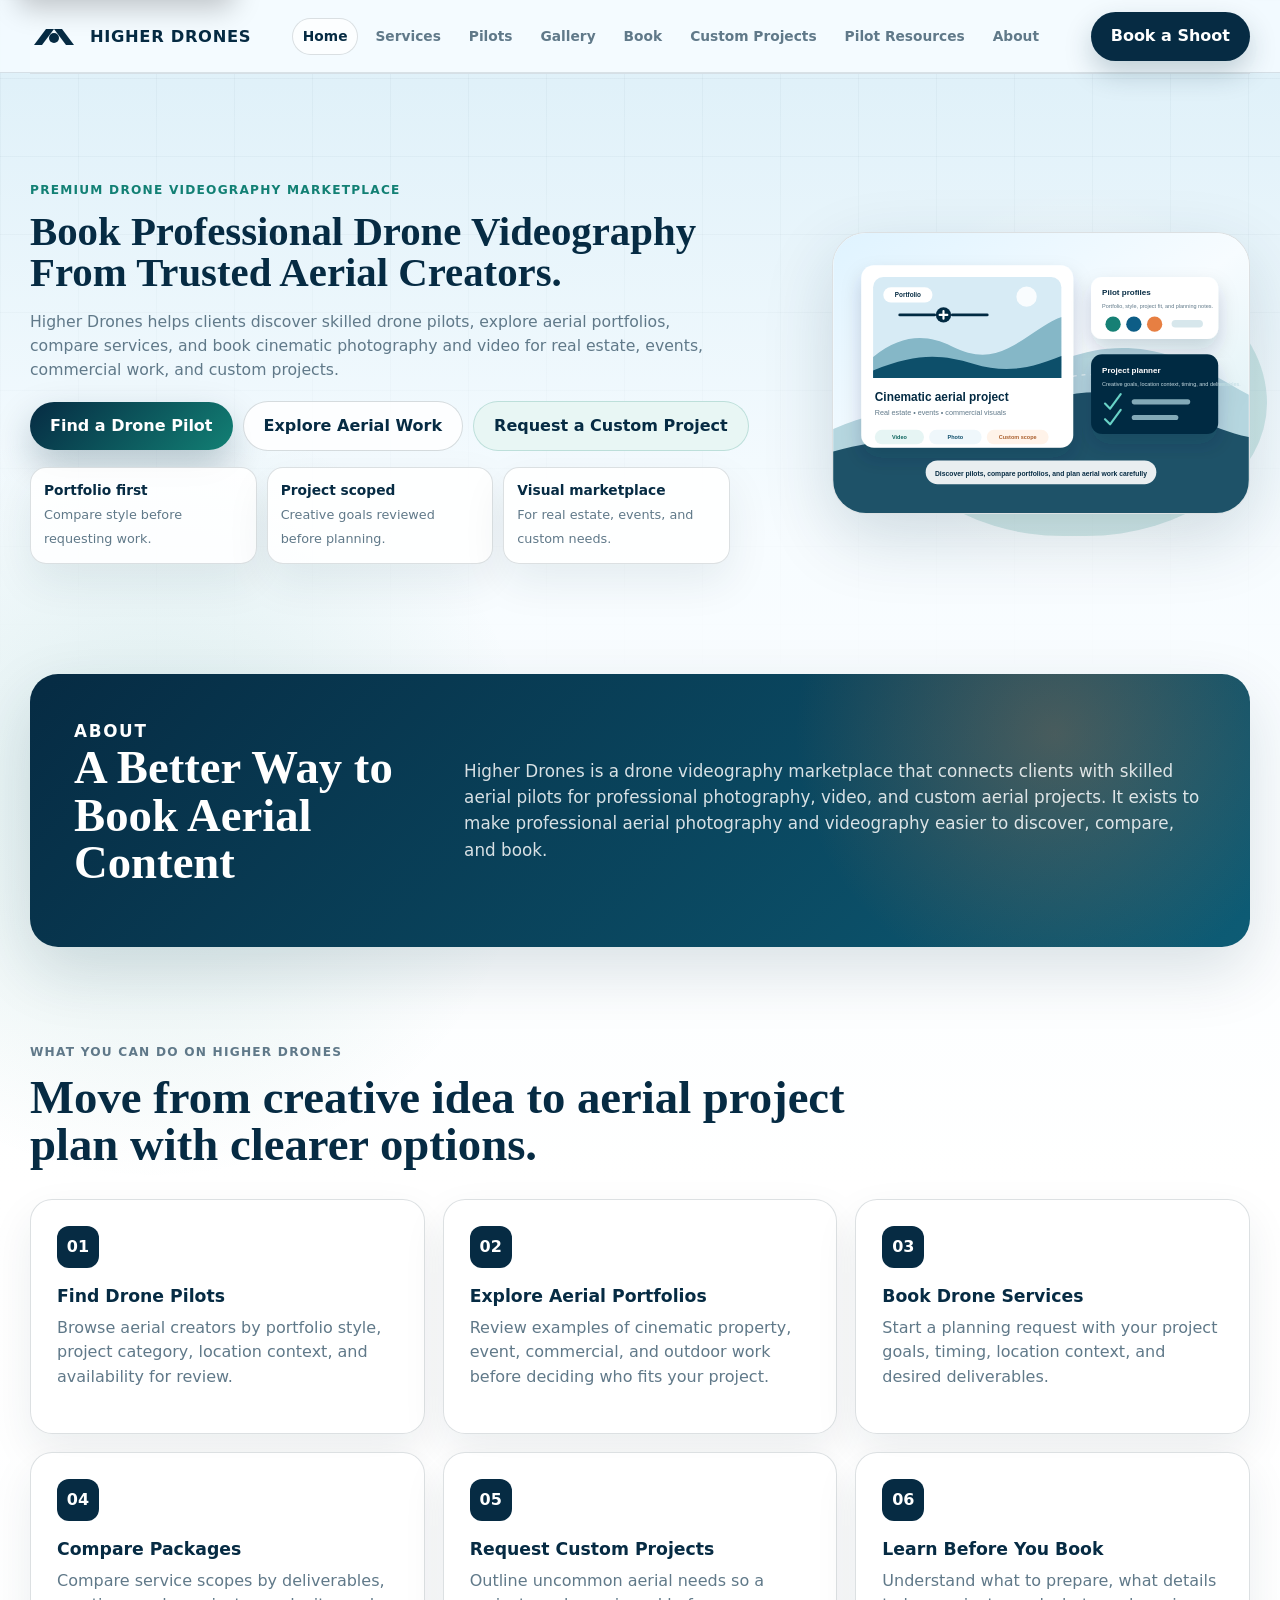
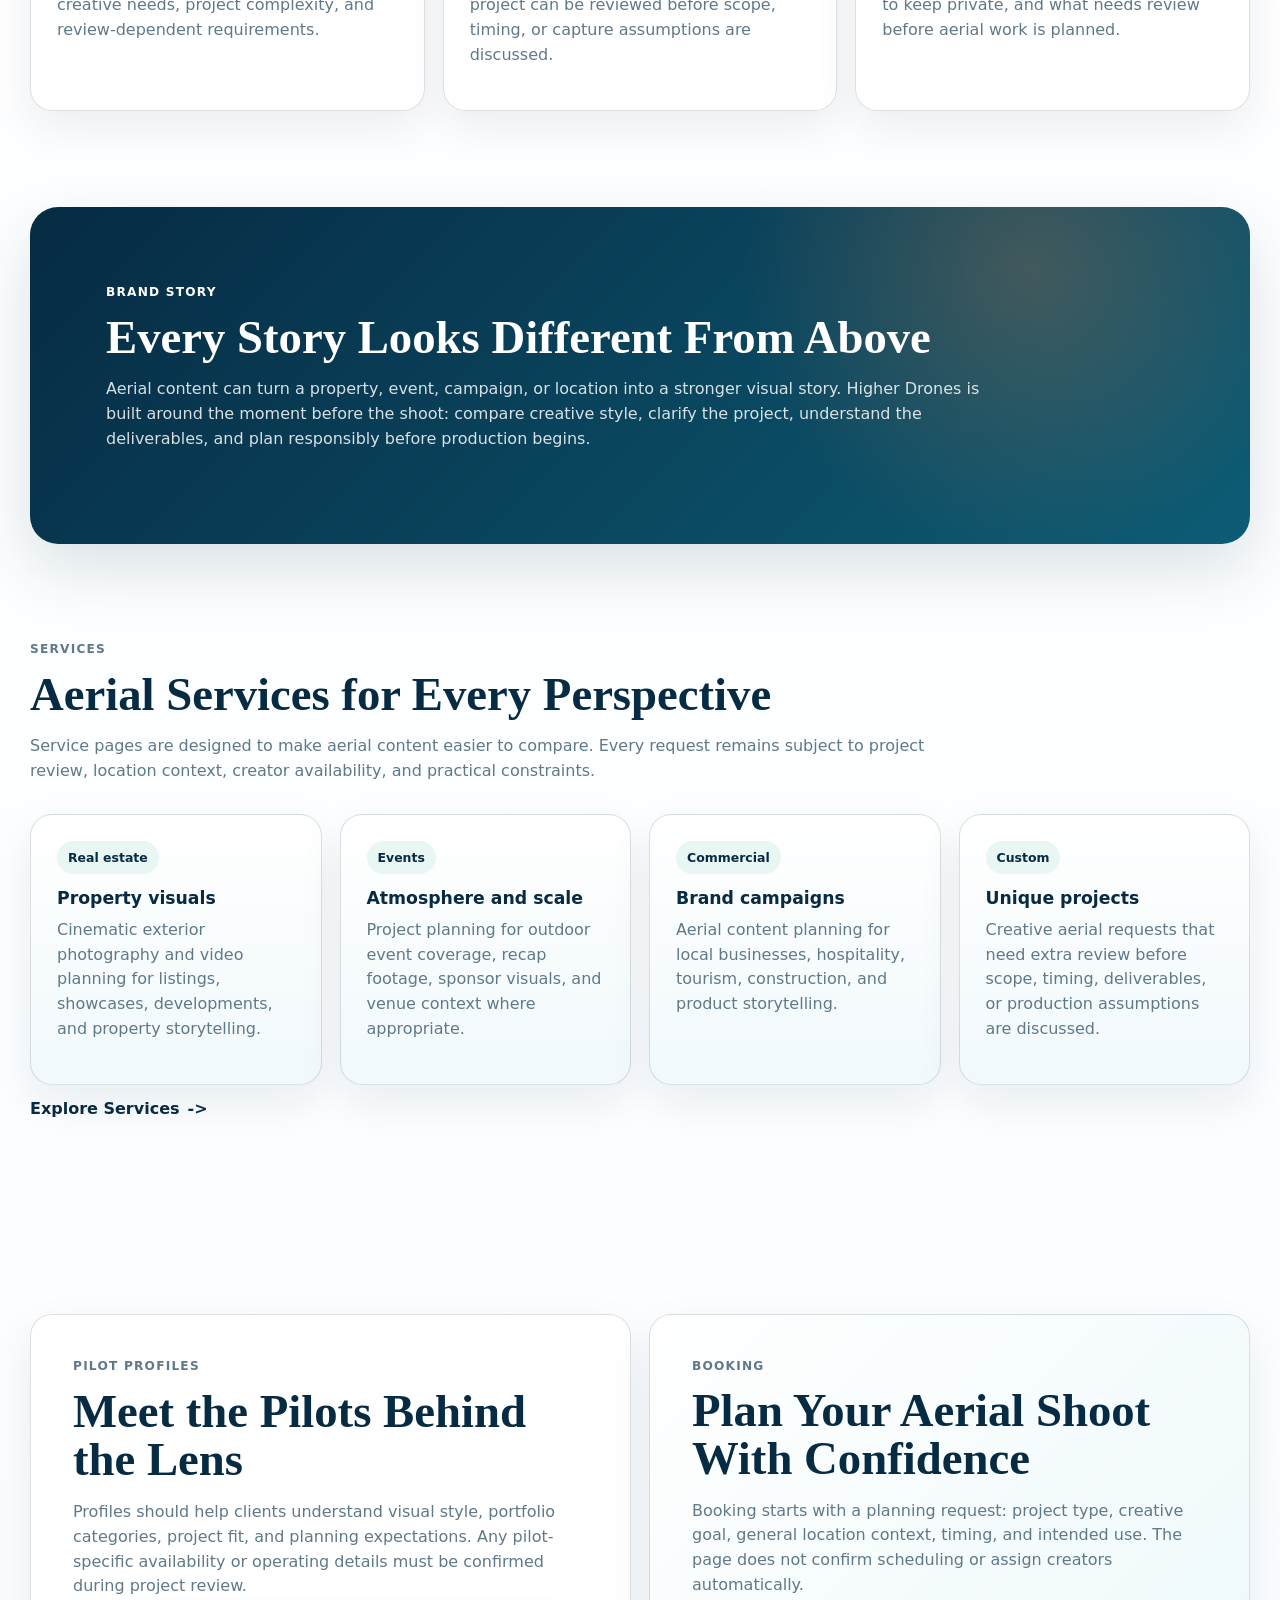
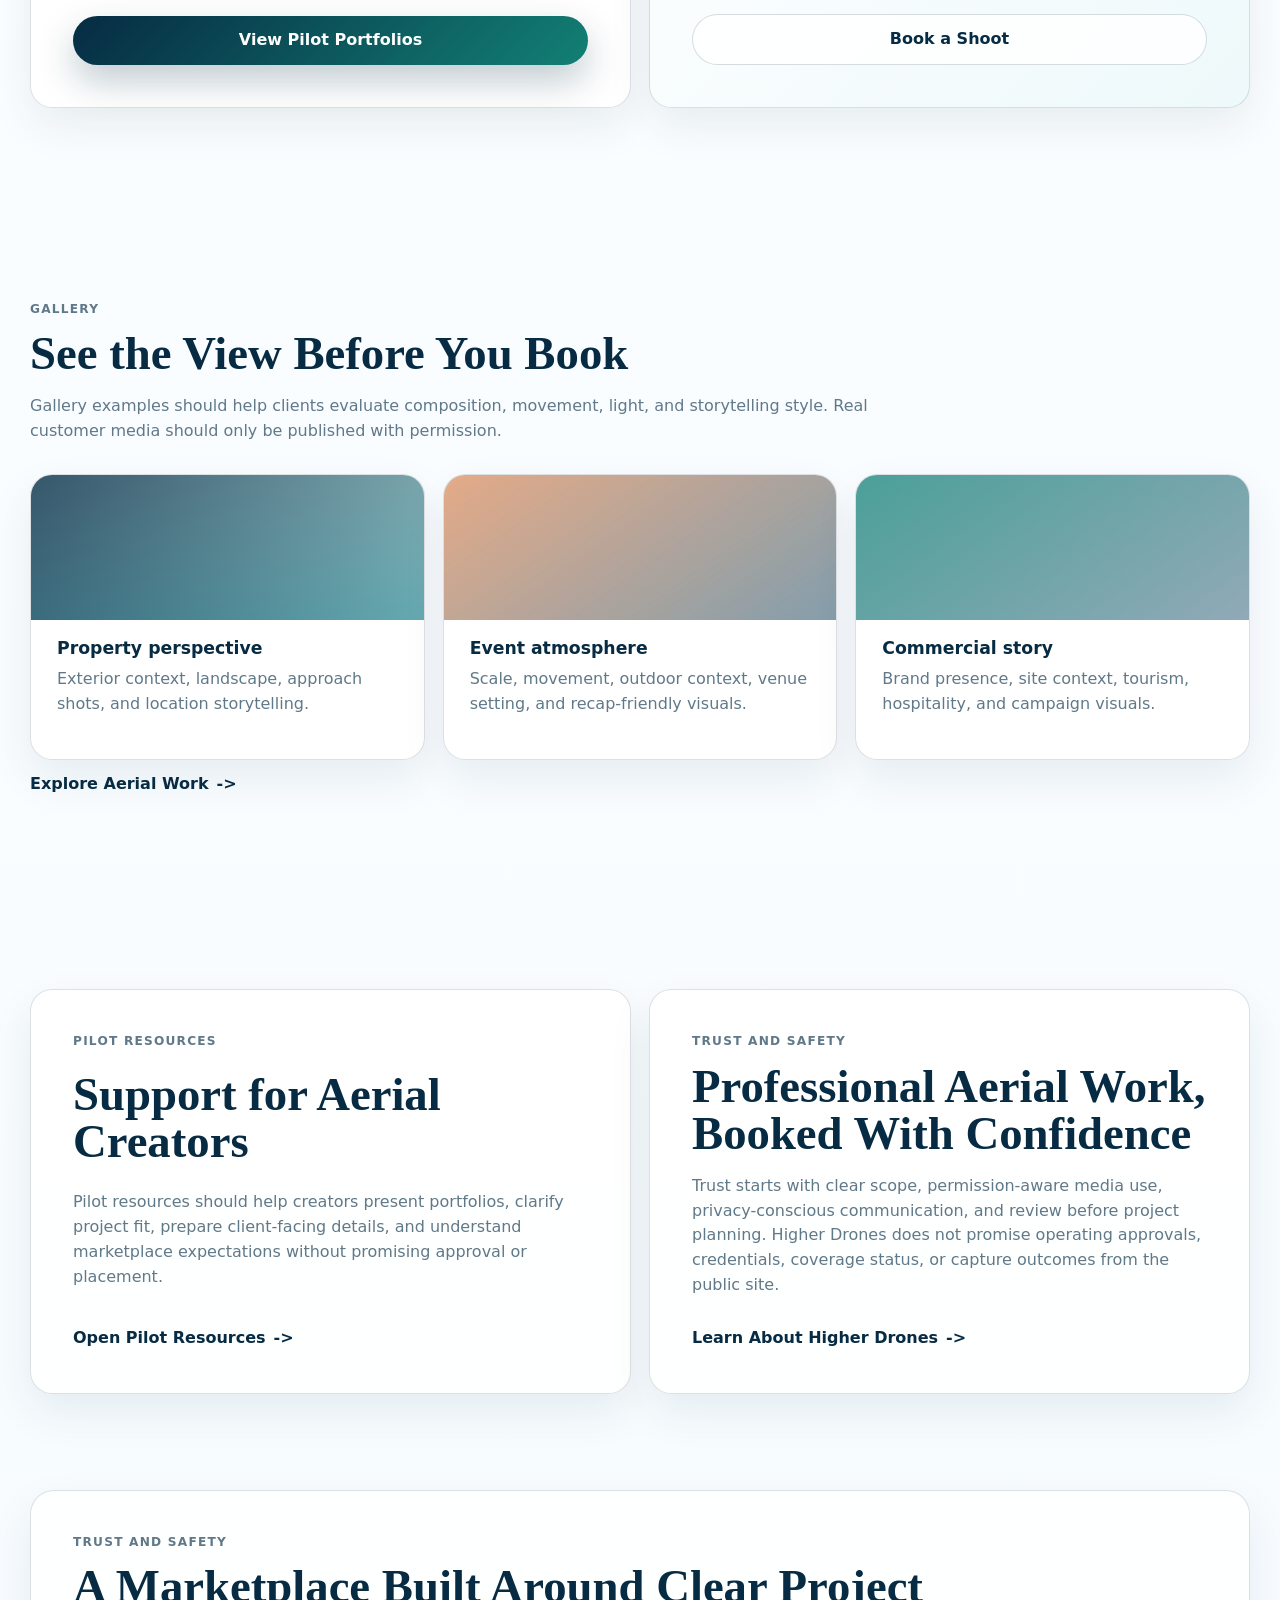
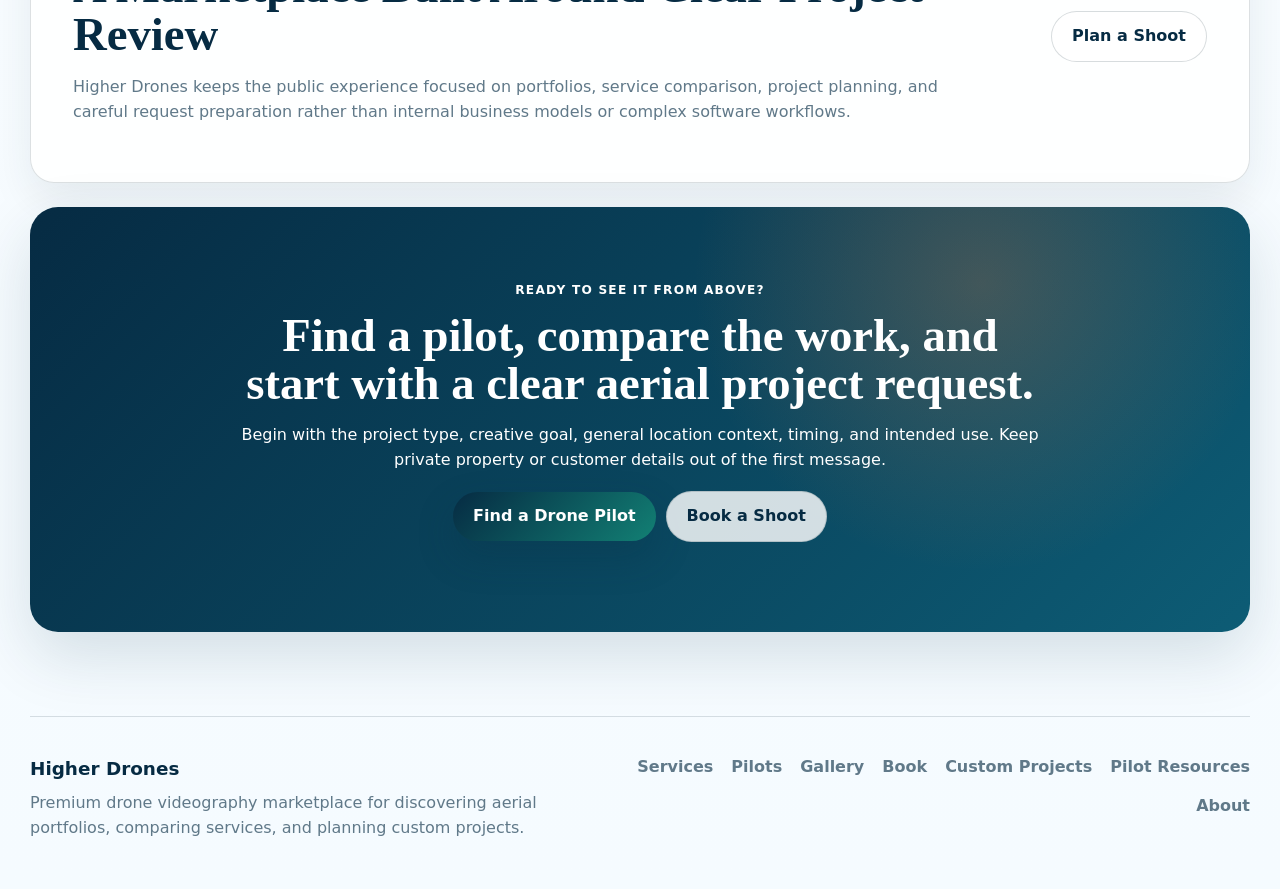
<file: index.html>
<!doctype html>
<html lang="en">
<head>
  <meta charset="utf-8">
  <meta name="viewport" content="width=device-width, initial-scale=1">
  <title>Higher Drones | Premium Drone Videography Marketplace</title>
  <meta name="description" content="Higher Drones is a premium drone videography marketplace connecting clients with aerial creators for photography, video, and custom projects.">
  <meta name="theme-color" content="#062b43">
  <meta property="og:type" content="website">
  <meta property="og:title" content="Higher Drones | Book Professional Drone Videography">
  <meta property="og:description" content="Discover aerial pilots, explore portfolios, compare services, and plan cinematic photography and video projects.">
  <meta property="og:url" content="https://higherdrones.io/">
  <meta name="twitter:card" content="summary">
  <link rel="stylesheet" href="style.css">
</head>
<body>
  <a class="skip-link" href="#main">Skip to main content</a>
  <header class="site-header" aria-label="Site header">
    <a class="brand" href="index.html" aria-label="Higher Drones home">
      <span class="brand-mark" aria-hidden="true"><svg viewBox="0 0 48 24" focusable="false"><path d="M24 4 12 20H4l12-16h8Zm0 0 12 16h8L32 4h-8Z"/><circle cx="24" cy="13" r="5"/></svg></span>
      <span>Higher Drones</span>
    </a>
    <nav class="site-nav" aria-label="Primary navigation">
      <a href="index.html" aria-current="page">Home</a>
      <a href="services.html">Services</a>
      <a href="pilots.html">Pilots</a>
      <a href="gallery.html">Gallery</a>
      <a href="book.html">Book</a>
      <a href="custom-projects.html">Custom Projects</a>
      <a href="pilot-resources.html">Pilot Resources</a>
      <a href="about.html">About</a>
    </nav>
    <a class="nav-cta" href="book.html">Book a Shoot</a>
  </header>

  <main id="main">
    <section class="hero" aria-labelledby="hero-title">
      <div class="hero-copy">
        <p class="eyebrow">Premium drone videography marketplace</p>
        <h1 id="hero-title">Book Professional Drone Videography From Trusted Aerial Creators.</h1>
        <p class="hero-text">Higher Drones helps clients discover skilled drone pilots, explore aerial portfolios, compare services, and book cinematic photography and video for real estate, events, commercial work, and custom projects.</p>
        <div class="hero-actions">
          <a class="button primary" href="pilots.html">Find a Drone Pilot</a>
          <a class="button secondary" href="gallery.html">Explore Aerial Work</a>
          <a class="button soft" href="custom-projects.html">Request a Custom Project</a>
        </div>
        <div class="hero-points" aria-label="Marketplace highlights">
          <div><strong>Portfolio first</strong><span>Compare style before requesting work.</span></div>
          <div><strong>Project scoped</strong><span>Creative goals reviewed before planning.</span></div>
          <div><strong>Visual marketplace</strong><span>For real estate, events, and custom needs.</span></div>
        </div>
      </div>
      <div class="hero-visual" aria-label="Higher Drones marketplace preview">
        <img src="assets/higher-drones-marketplace.svg" alt="Illustrated drone videography marketplace with aerial portfolio cards, pilot profiles, and project planning notes">
      </div>
    </section>

    <section class="intro-panel" aria-labelledby="about-title">
      <div>
        <p class="eyebrow">About</p>
        <h2 id="about-title">A Better Way to Book Aerial Content</h2>
      </div>
      <p>Higher Drones is a drone videography marketplace that connects clients with skilled aerial pilots for professional photography, video, and custom aerial projects. It exists to make professional aerial photography and videography easier to discover, compare, and book.</p>
    </section>

    <section class="section" aria-labelledby="can-do-title">
      <div class="section-heading">
        <p class="eyebrow">What you can do on Higher Drones</p>
        <h2 id="can-do-title">Move from creative idea to aerial project plan with clearer options.</h2>
      </div>
      <div class="feature-grid">
        <article><span>01</span><h3>Find Drone Pilots</h3><p>Browse aerial creators by portfolio style, project category, location context, and availability for review.</p></article>
        <article><span>02</span><h3>Explore Aerial Portfolios</h3><p>Review examples of cinematic property, event, commercial, and outdoor work before deciding who fits your project.</p></article>
        <article><span>03</span><h3>Book Drone Services</h3><p>Start a planning request with your project goals, timing, location context, and desired deliverables.</p></article>
        <article><span>04</span><h3>Compare Packages</h3><p>Compare service scopes by deliverables, creative needs, project complexity, and review-dependent requirements.</p></article>
        <article><span>05</span><h3>Request Custom Projects</h3><p>Outline uncommon aerial needs so a project can be reviewed before scope, timing, or capture assumptions are discussed.</p></article>
        <article><span>06</span><h3>Learn Before You Book</h3><p>Understand what to prepare, what details to keep private, and what needs review before aerial work is planned.</p></article>
      </div>
    </section>

    <section class="story-band" aria-labelledby="story-title">
      <p class="eyebrow">Brand story</p>
      <h2 id="story-title">Every Story Looks Different From Above</h2>
      <p>Aerial content can turn a property, event, campaign, or location into a stronger visual story. Higher Drones is built around the moment before the shoot: compare creative style, clarify the project, understand the deliverables, and plan responsibly before production begins.</p>
    </section>

    <section class="section" aria-labelledby="services-title">
      <div class="section-heading">
        <p class="eyebrow">Services</p>
        <h2 id="services-title">Aerial Services for Every Perspective</h2>
        <p>Service pages are designed to make aerial content easier to compare. Every request remains subject to project review, location context, creator availability, and practical constraints.</p>
      </div>
      <div class="service-grid">
        <article class="service-card"><strong>Real estate</strong><h3>Property visuals</h3><p>Cinematic exterior photography and video planning for listings, showcases, developments, and property storytelling.</p></article>
        <article class="service-card"><strong>Events</strong><h3>Atmosphere and scale</h3><p>Project planning for outdoor event coverage, recap footage, sponsor visuals, and venue context where appropriate.</p></article>
        <article class="service-card"><strong>Commercial</strong><h3>Brand campaigns</h3><p>Aerial content planning for local businesses, hospitality, tourism, construction, and product storytelling.</p></article>
        <article class="service-card"><strong>Custom</strong><h3>Unique projects</h3><p>Creative aerial requests that need extra review before scope, timing, deliverables, or production assumptions are discussed.</p></article>
      </div>
      <a class="text-link" href="services.html">Explore Services</a>
    </section>

    <section class="section two-column" aria-label="Pilot profiles and booking">
      <article class="panel-card">
        <p class="eyebrow">Pilot profiles</p>
        <h2>Meet the Pilots Behind the Lens</h2>
        <p>Profiles should help clients understand visual style, portfolio categories, project fit, and planning expectations. Any pilot-specific availability or operating details must be confirmed during project review.</p>
        <a class="button primary" href="pilots.html">View Pilot Portfolios</a>
      </article>
      <article class="panel-card accent">
        <p class="eyebrow">Booking</p>
        <h2>Plan Your Aerial Shoot With Confidence</h2>
        <p>Booking starts with a planning request: project type, creative goal, general location context, timing, and intended use. The page does not confirm scheduling or assign creators automatically.</p>
        <a class="button secondary" href="book.html">Book a Shoot</a>
      </article>
    </section>

    <section class="section" aria-labelledby="gallery-title">
      <div class="section-heading">
        <p class="eyebrow">Gallery</p>
        <h2 id="gallery-title">See the View Before You Book</h2>
        <p>Gallery examples should help clients evaluate composition, movement, light, and storytelling style. Real customer media should only be published with permission.</p>
      </div>
      <div class="gallery-grid">
        <article class="gallery-card"><div class="gallery-visual" aria-hidden="true"></div><h3>Property perspective</h3><p>Exterior context, landscape, approach shots, and location storytelling.</p></article>
        <article class="gallery-card"><div class="gallery-visual" aria-hidden="true"></div><h3>Event atmosphere</h3><p>Scale, movement, outdoor context, venue setting, and recap-friendly visuals.</p></article>
        <article class="gallery-card"><div class="gallery-visual" aria-hidden="true"></div><h3>Commercial story</h3><p>Brand presence, site context, tourism, hospitality, and campaign visuals.</p></article>
      </div>
      <a class="text-link" href="gallery.html">Explore Aerial Work</a>
    </section>

    <section class="section two-column" aria-label="Pilot resources and trust">
      <article class="panel-card">
        <p class="eyebrow">Pilot resources</p>
        <h2>Support for Aerial Creators</h2>
        <p>Pilot resources should help creators present portfolios, clarify project fit, prepare client-facing details, and understand marketplace expectations without promising approval or placement.</p>
        <a class="text-link" href="pilot-resources.html">Open Pilot Resources</a>
      </article>
      <article class="panel-card">
        <p class="eyebrow">Trust and safety</p>
        <h2>Professional Aerial Work, Booked With Confidence</h2>
        <p>Trust starts with clear scope, permission-aware media use, privacy-conscious communication, and review before project planning. Higher Drones does not promise operating approvals, credentials, coverage status, or capture outcomes from the public site.</p>
        <a class="text-link" href="about.html">Learn About Higher Drones</a>
      </article>
    </section>

    <section class="section trust-band" aria-labelledby="trust-title">
      <div>
        <p class="eyebrow">Trust and safety</p>
        <h2 id="trust-title">A Marketplace Built Around Clear Project Review</h2>
        <p>Higher Drones keeps the public experience focused on portfolios, service comparison, project planning, and careful request preparation rather than internal business models or complex software workflows.</p>
      </div>
      <a class="button secondary" href="book.html">Plan a Shoot</a>
    </section>

    <section class="final-cta" aria-labelledby="final-title">
      <p class="eyebrow">Ready to see it from above?</p>
      <h2 id="final-title">Find a pilot, compare the work, and start with a clear aerial project request.</h2>
      <p>Begin with the project type, creative goal, general location context, timing, and intended use. Keep private property or customer details out of the first message.</p>
      <div class="hero-actions center-actions">
        <a class="button primary" href="pilots.html">Find a Drone Pilot</a>
        <a class="button secondary" href="book.html">Book a Shoot</a>
      </div>
    </section>
  </main>

  <footer class="site-footer">
    <div>
      <a class="footer-brand" href="index.html">Higher Drones</a>
      <p>Premium drone videography marketplace for discovering aerial portfolios, comparing services, and planning custom projects.</p>
    </div>
    <nav class="footer-links" aria-label="Footer navigation">
      <a href="services.html">Services</a>
      <a href="pilots.html">Pilots</a>
      <a href="gallery.html">Gallery</a>
      <a href="book.html">Book</a>
      <a href="custom-projects.html">Custom Projects</a>
      <a href="pilot-resources.html">Pilot Resources</a>
      <a href="about.html">About</a>
    </nav>
  </footer>
</body>
</html>
</file>
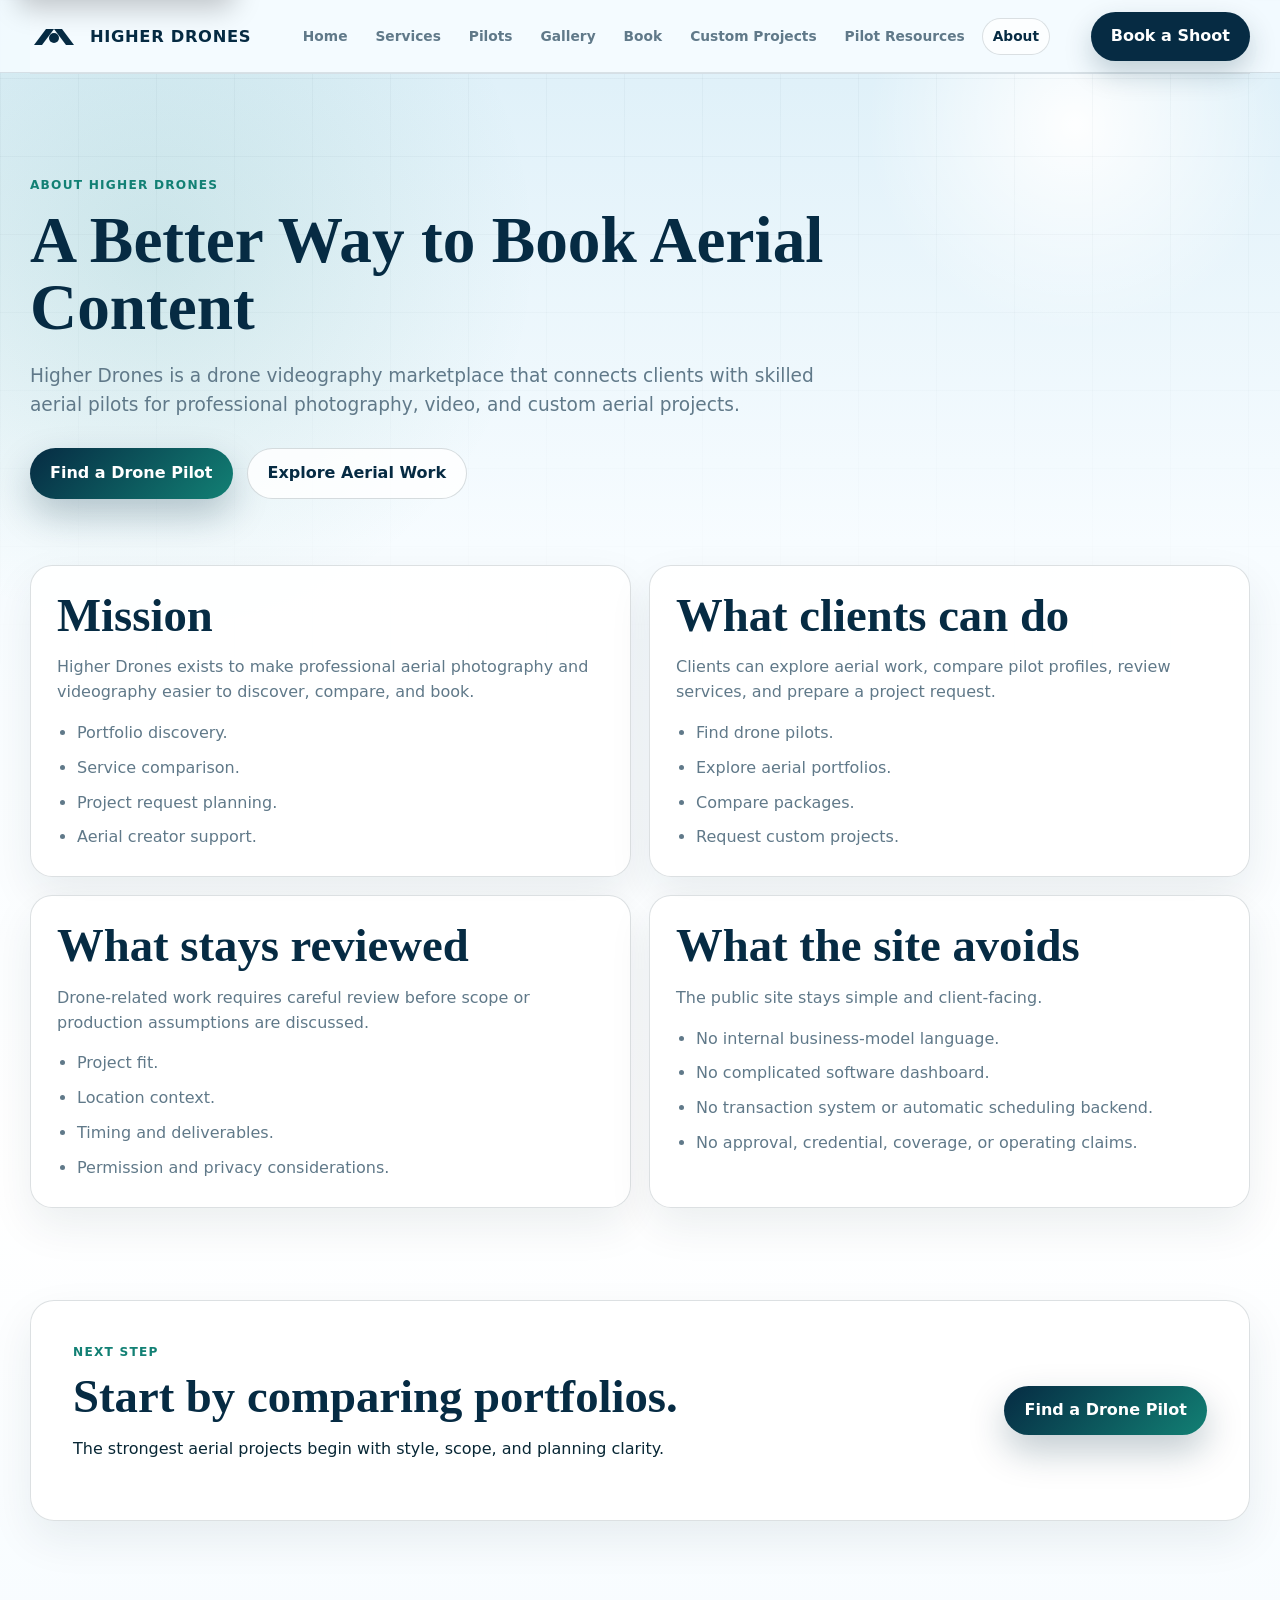
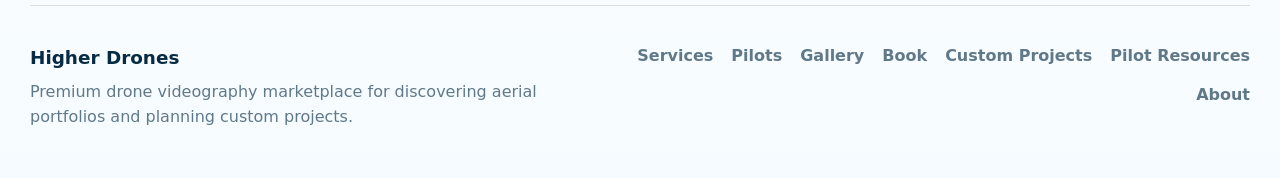
<file: about.html>
<!doctype html>
<html lang="en">
<head>
  <meta charset="utf-8">
  <meta name="viewport" content="width=device-width, initial-scale=1">
  <title>About | Higher Drones</title>
  <meta name="description" content="Higher Drones is a premium drone videography marketplace for discovering aerial creators, comparing portfolios, and planning aerial projects.">
  <meta name="theme-color" content="#062b43">
  <link rel="stylesheet" href="style.css">
</head>
<body>
  <a class="skip-link" href="#main">Skip to main content</a>
  <header class="site-header" aria-label="Site header"><a class="brand" href="index.html" aria-label="Higher Drones home"><span class="brand-mark" aria-hidden="true"><svg viewBox="0 0 48 24" focusable="false"><path d="M24 4 12 20H4l12-16h8Zm0 0 12 16h8L32 4h-8Z"/><circle cx="24" cy="13" r="5"/></svg></span><span>Higher Drones</span></a><nav class="site-nav" aria-label="Primary navigation"><a href="index.html">Home</a><a href="services.html">Services</a><a href="pilots.html">Pilots</a><a href="gallery.html">Gallery</a><a href="book.html">Book</a><a href="custom-projects.html">Custom Projects</a><a href="pilot-resources.html">Pilot Resources</a><a href="about.html" aria-current="page">About</a></nav><a class="nav-cta" href="book.html">Book a Shoot</a></header>
  <main id="main">
    <section class="page-hero" aria-labelledby="page-title">
      <p class="eyebrow">About Higher Drones</p>
      <h1 id="page-title">A Better Way to Book Aerial Content</h1>
      <p>Higher Drones is a drone videography marketplace that connects clients with skilled aerial pilots for professional photography, video, and custom aerial projects.</p>
      <div class="cta-row"><a class="button primary" href="pilots.html">Find a Drone Pilot</a><a class="button secondary" href="gallery.html">Explore Aerial Work</a></div>
    </section>
    <section class="resource-section resource-section-wide" aria-label="About Higher Drones">
      <article class="resource-card"><h2>Mission</h2><p>Higher Drones exists to make professional aerial photography and videography easier to discover, compare, and book.</p><ul><li>Portfolio discovery.</li><li>Service comparison.</li><li>Project request planning.</li><li>Aerial creator support.</li></ul></article>
      <article class="resource-card"><h2>What clients can do</h2><p>Clients can explore aerial work, compare pilot profiles, review services, and prepare a project request.</p><ul><li>Find drone pilots.</li><li>Explore aerial portfolios.</li><li>Compare packages.</li><li>Request custom projects.</li></ul></article>
      <article class="resource-card"><h2>What stays reviewed</h2><p>Drone-related work requires careful review before scope or production assumptions are discussed.</p><ul><li>Project fit.</li><li>Location context.</li><li>Timing and deliverables.</li><li>Permission and privacy considerations.</li></ul></article>
      <article class="resource-card"><h2>What the site avoids</h2><p>The public site stays simple and client-facing.</p><ul><li>No internal business-model language.</li><li>No complicated software dashboard.</li><li>No transaction system or automatic scheduling backend.</li><li>No approval, credential, coverage, or operating claims.</li></ul></article>
    </section>
    <section class="resource-band"><div><p class="eyebrow">Next step</p><h2>Start by comparing portfolios.</h2><p>The strongest aerial projects begin with style, scope, and planning clarity.</p></div><a class="button primary" href="pilots.html">Find a Drone Pilot</a></section>
  </main>
  <footer class="site-footer"><div><a class="footer-brand" href="index.html">Higher Drones</a><p>Premium drone videography marketplace for discovering aerial portfolios and planning custom projects.</p></div><nav class="footer-links" aria-label="Footer navigation"><a href="services.html">Services</a><a href="pilots.html">Pilots</a><a href="gallery.html">Gallery</a><a href="book.html">Book</a><a href="custom-projects.html">Custom Projects</a><a href="pilot-resources.html">Pilot Resources</a><a href="about.html">About</a></nav></footer>
</body>
</html>
</file>
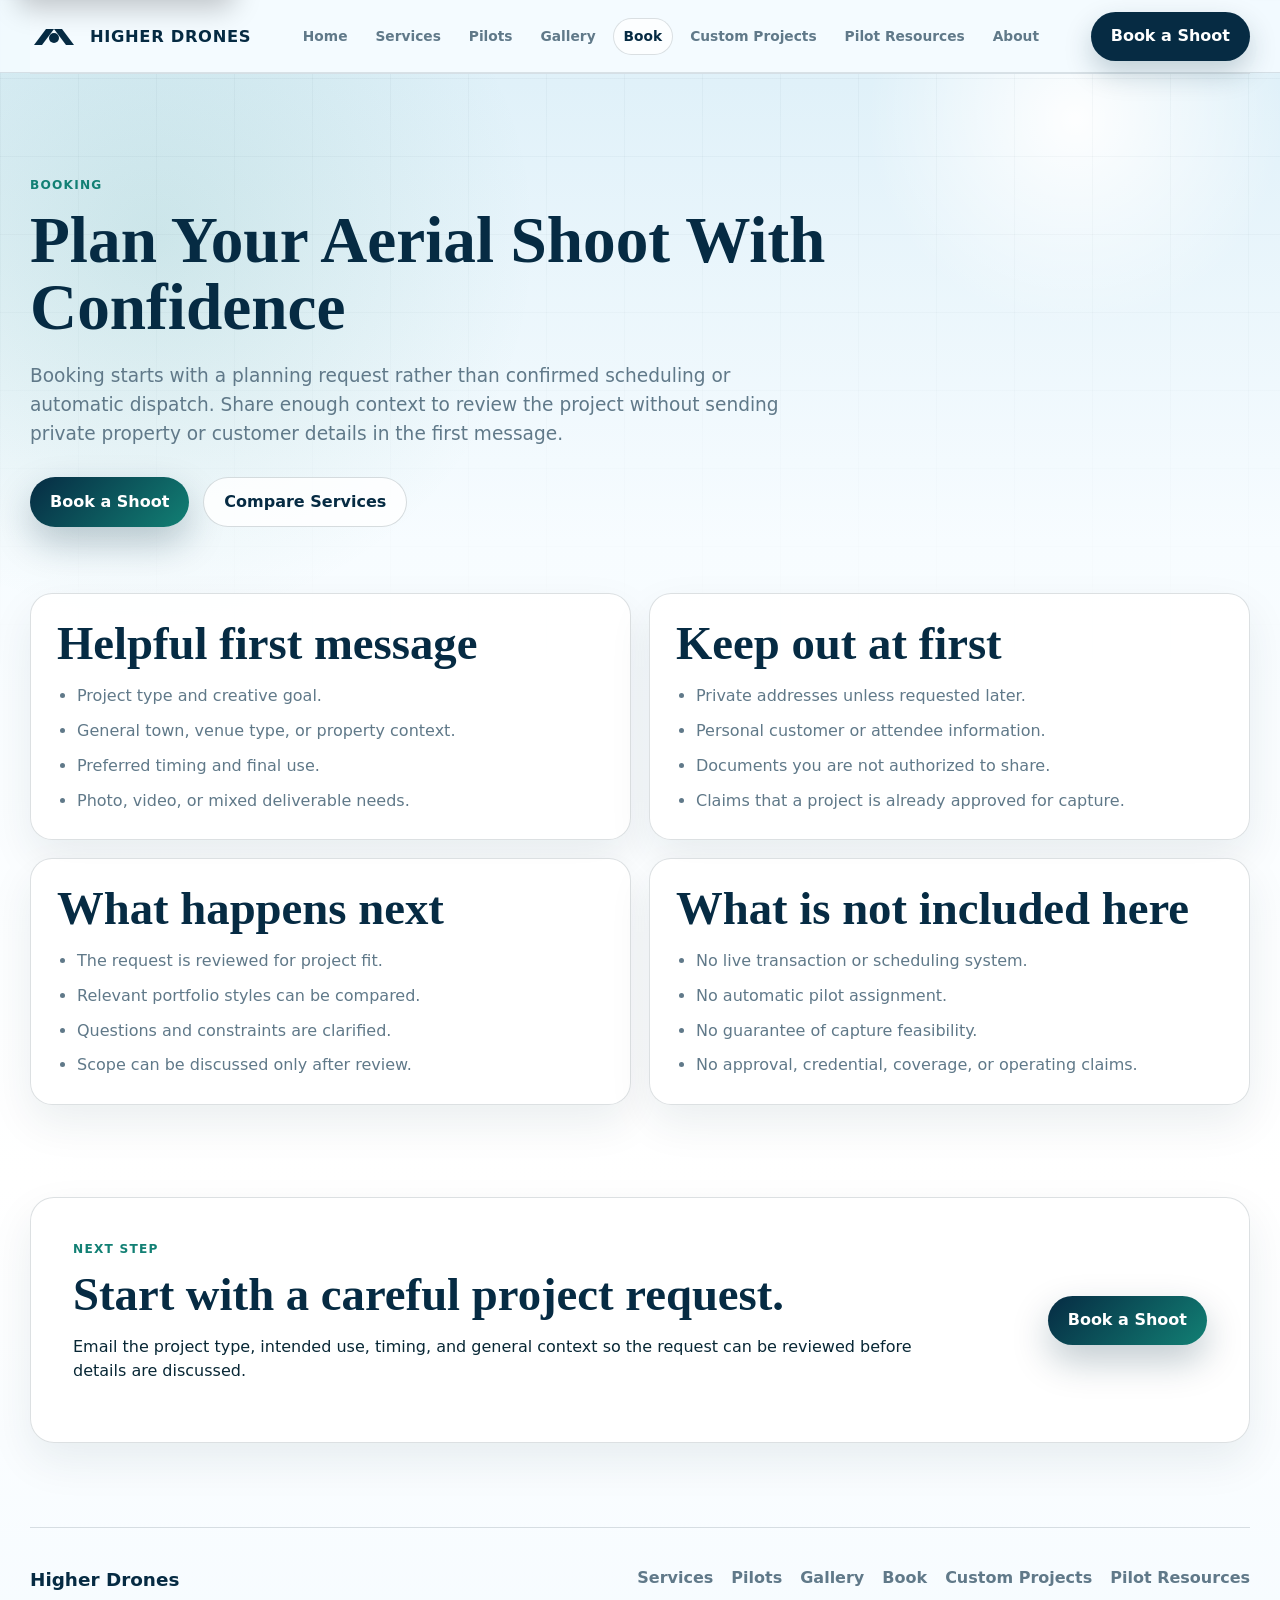
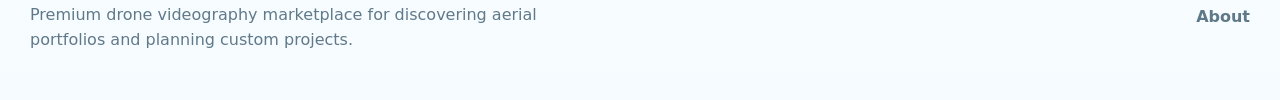
<file: book.html>
<!doctype html>
<html lang="en">
<head>
  <meta charset="utf-8">
  <meta name="viewport" content="width=device-width, initial-scale=1">
  <title>Book | Higher Drones</title>
  <meta name="description" content="Plan an aerial shoot request with Higher Drones by preparing project goals, timing, location context, and deliverable needs.">
  <meta name="theme-color" content="#062b43">
  <link rel="stylesheet" href="style.css">
</head>
<body>
  <a class="skip-link" href="#main">Skip to main content</a>
  <header class="site-header" aria-label="Site header"><a class="brand" href="index.html" aria-label="Higher Drones home"><span class="brand-mark" aria-hidden="true"><svg viewBox="0 0 48 24" focusable="false"><path d="M24 4 12 20H4l12-16h8Zm0 0 12 16h8L32 4h-8Z"/><circle cx="24" cy="13" r="5"/></svg></span><span>Higher Drones</span></a><nav class="site-nav" aria-label="Primary navigation"><a href="index.html">Home</a><a href="services.html">Services</a><a href="pilots.html">Pilots</a><a href="gallery.html">Gallery</a><a href="book.html" aria-current="page">Book</a><a href="custom-projects.html">Custom Projects</a><a href="pilot-resources.html">Pilot Resources</a><a href="about.html">About</a></nav><a class="nav-cta" href="mailto:hello@higherdrones.io?subject=Book%20a%20drone%20shoot">Book a Shoot</a></header>
  <main id="main">
    <section class="page-hero" aria-labelledby="page-title">
      <p class="eyebrow">Booking</p>
      <h1 id="page-title">Plan Your Aerial Shoot With Confidence</h1>
      <p>Booking starts with a planning request rather than confirmed scheduling or automatic dispatch. Share enough context to review the project without sending private property or customer details in the first message.</p>
      <div class="cta-row"><a class="button primary" href="mailto:hello@higherdrones.io?subject=Book%20a%20drone%20shoot">Book a Shoot</a><a class="button secondary" href="services.html">Compare Services</a></div>
    </section>
    <section class="resource-section resource-section-wide" aria-label="Booking preparation">
      <article class="resource-card"><h2>Helpful first message</h2><ul><li>Project type and creative goal.</li><li>General town, venue type, or property context.</li><li>Preferred timing and final use.</li><li>Photo, video, or mixed deliverable needs.</li></ul></article>
      <article class="resource-card"><h2>Keep out at first</h2><ul><li>Private addresses unless requested later.</li><li>Personal customer or attendee information.</li><li>Documents you are not authorized to share.</li><li>Claims that a project is already approved for capture.</li></ul></article>
      <article class="resource-card"><h2>What happens next</h2><ul><li>The request is reviewed for project fit.</li><li>Relevant portfolio styles can be compared.</li><li>Questions and constraints are clarified.</li><li>Scope can be discussed only after review.</li></ul></article>
      <article class="resource-card"><h2>What is not included here</h2><ul><li>No live transaction or scheduling system.</li><li>No automatic pilot assignment.</li><li>No guarantee of capture feasibility.</li><li>No approval, credential, coverage, or operating claims.</li></ul></article>
    </section>
    <section class="resource-band"><div><p class="eyebrow">Next step</p><h2>Start with a careful project request.</h2><p>Email the project type, intended use, timing, and general context so the request can be reviewed before details are discussed.</p></div><a class="button primary" href="mailto:hello@higherdrones.io?subject=Book%20a%20drone%20shoot">Book a Shoot</a></section>
  </main>
  <footer class="site-footer"><div><a class="footer-brand" href="index.html">Higher Drones</a><p>Premium drone videography marketplace for discovering aerial portfolios and planning custom projects.</p></div><nav class="footer-links" aria-label="Footer navigation"><a href="services.html">Services</a><a href="pilots.html">Pilots</a><a href="gallery.html">Gallery</a><a href="book.html">Book</a><a href="custom-projects.html">Custom Projects</a><a href="pilot-resources.html">Pilot Resources</a><a href="about.html">About</a></nav></footer>
</body>
</html>
</file>
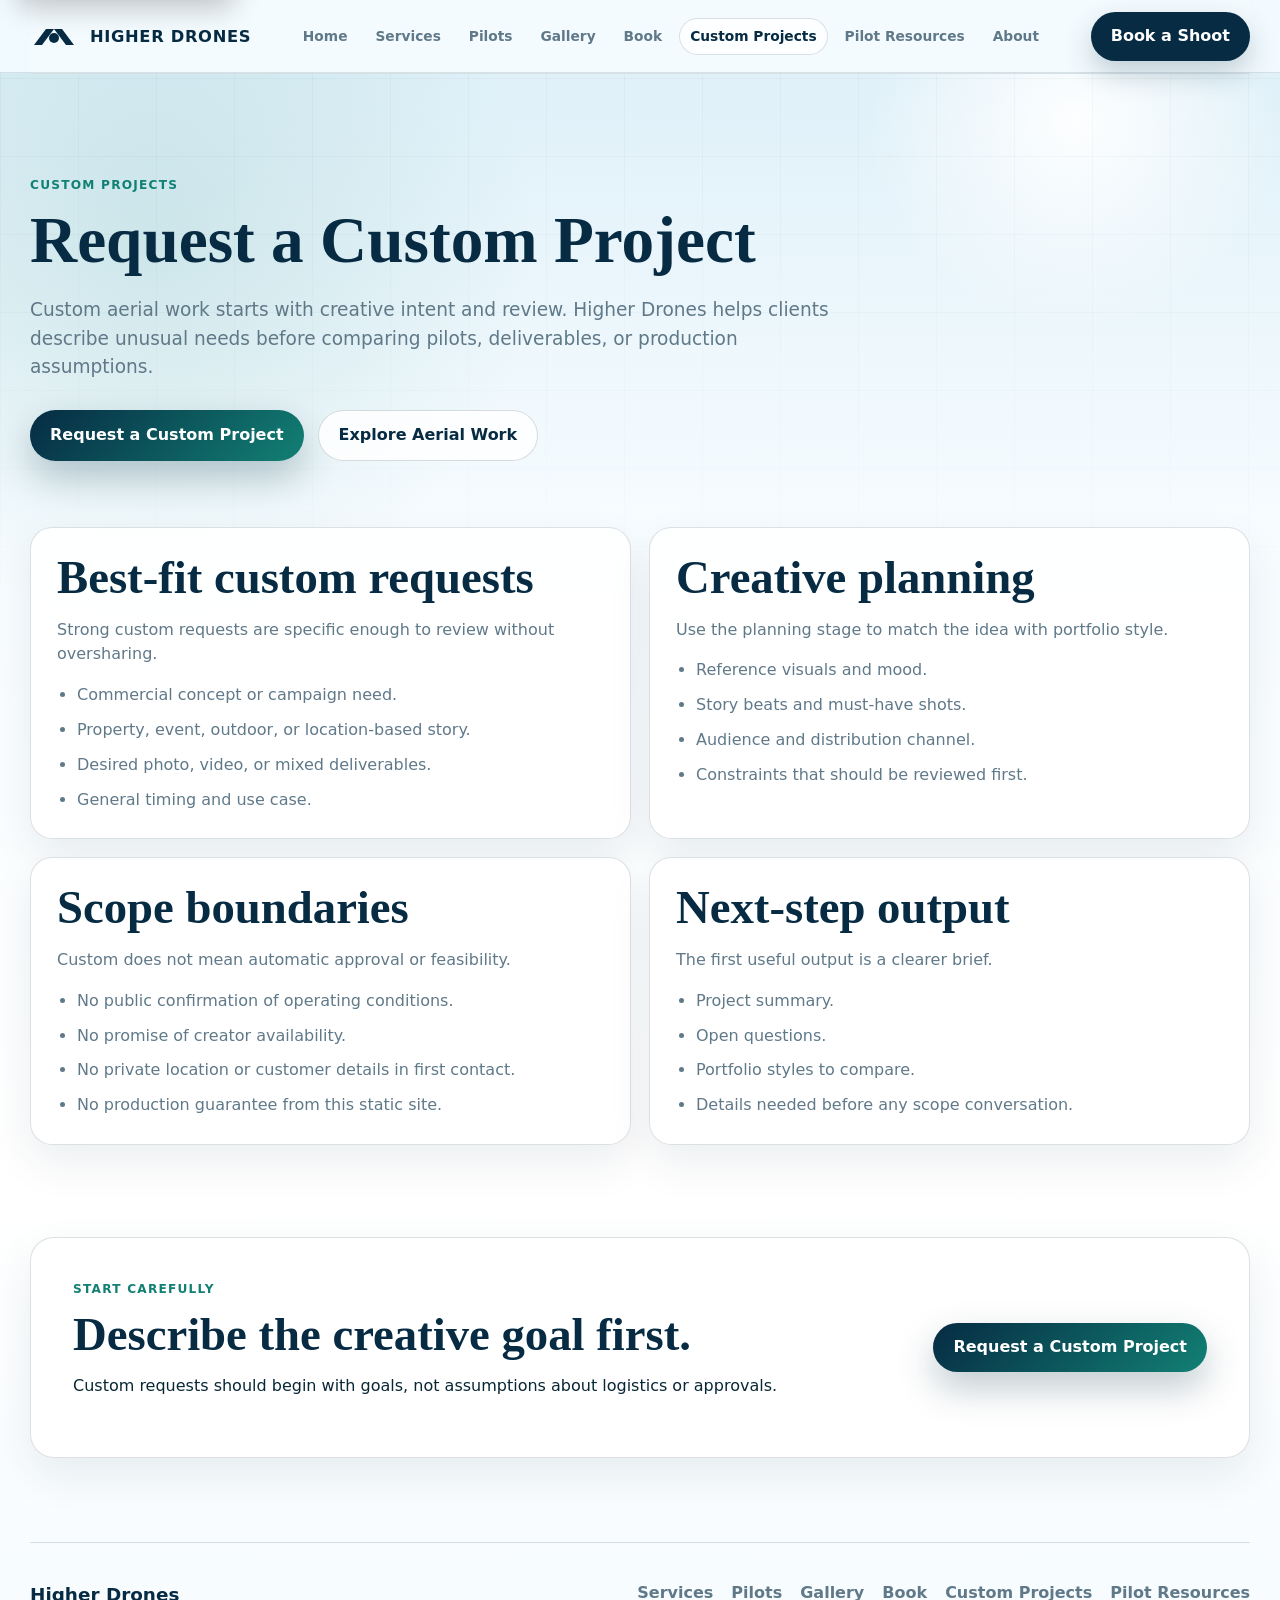
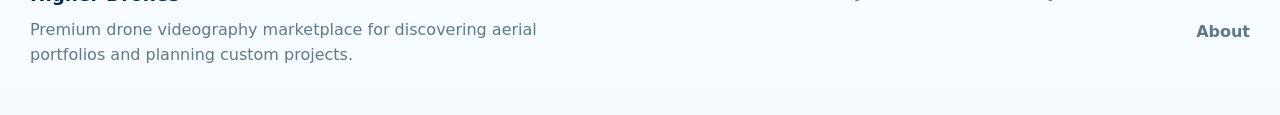
<file: custom-projects.html>
<!doctype html>
<html lang="en">
<head>
  <meta charset="utf-8">
  <meta name="viewport" content="width=device-width, initial-scale=1">
  <title>Custom Projects | Higher Drones</title>
  <meta name="description" content="Request a custom aerial project with Higher Drones by outlining the creative goal, deliverables, and planning constraints.">
  <meta name="theme-color" content="#062b43">
  <link rel="stylesheet" href="style.css">
</head>
<body>
  <a class="skip-link" href="#main">Skip to main content</a>
  <header class="site-header" aria-label="Site header"><a class="brand" href="index.html" aria-label="Higher Drones home"><span class="brand-mark" aria-hidden="true"><svg viewBox="0 0 48 24" focusable="false"><path d="M24 4 12 20H4l12-16h8Zm0 0 12 16h8L32 4h-8Z"/><circle cx="24" cy="13" r="5"/></svg></span><span>Higher Drones</span></a><nav class="site-nav" aria-label="Primary navigation"><a href="index.html">Home</a><a href="services.html">Services</a><a href="pilots.html">Pilots</a><a href="gallery.html">Gallery</a><a href="book.html">Book</a><a href="custom-projects.html" aria-current="page">Custom Projects</a><a href="pilot-resources.html">Pilot Resources</a><a href="about.html">About</a></nav><a class="nav-cta" href="book.html">Book a Shoot</a></header>
  <main id="main">
    <section class="page-hero" aria-labelledby="page-title">
      <p class="eyebrow">Custom projects</p>
      <h1 id="page-title">Request a Custom Project</h1>
      <p>Custom aerial work starts with creative intent and review. Higher Drones helps clients describe unusual needs before comparing pilots, deliverables, or production assumptions.</p>
      <div class="cta-row"><a class="button primary" href="mailto:hello@higherdrones.io?subject=Custom%20aerial%20project">Request a Custom Project</a><a class="button secondary" href="gallery.html">Explore Aerial Work</a></div>
    </section>
    <section class="resource-section resource-section-wide" aria-label="Custom project guidance">
      <article class="resource-card"><h2>Best-fit custom requests</h2><p>Strong custom requests are specific enough to review without oversharing.</p><ul><li>Commercial concept or campaign need.</li><li>Property, event, outdoor, or location-based story.</li><li>Desired photo, video, or mixed deliverables.</li><li>General timing and use case.</li></ul></article>
      <article class="resource-card"><h2>Creative planning</h2><p>Use the planning stage to match the idea with portfolio style.</p><ul><li>Reference visuals and mood.</li><li>Story beats and must-have shots.</li><li>Audience and distribution channel.</li><li>Constraints that should be reviewed first.</li></ul></article>
      <article class="resource-card"><h2>Scope boundaries</h2><p>Custom does not mean automatic approval or feasibility.</p><ul><li>No public confirmation of operating conditions.</li><li>No promise of creator availability.</li><li>No private location or customer details in first contact.</li><li>No production guarantee from this static site.</li></ul></article>
      <article class="resource-card"><h2>Next-step output</h2><p>The first useful output is a clearer brief.</p><ul><li>Project summary.</li><li>Open questions.</li><li>Portfolio styles to compare.</li><li>Details needed before any scope conversation.</li></ul></article>
    </section>
    <section class="resource-band"><div><p class="eyebrow">Start carefully</p><h2>Describe the creative goal first.</h2><p>Custom requests should begin with goals, not assumptions about logistics or approvals.</p></div><a class="button primary" href="mailto:hello@higherdrones.io?subject=Custom%20aerial%20project">Request a Custom Project</a></section>
  </main>
  <footer class="site-footer"><div><a class="footer-brand" href="index.html">Higher Drones</a><p>Premium drone videography marketplace for discovering aerial portfolios and planning custom projects.</p></div><nav class="footer-links" aria-label="Footer navigation"><a href="services.html">Services</a><a href="pilots.html">Pilots</a><a href="gallery.html">Gallery</a><a href="book.html">Book</a><a href="custom-projects.html">Custom Projects</a><a href="pilot-resources.html">Pilot Resources</a><a href="about.html">About</a></nav></footer>
</body>
</html>
</file>
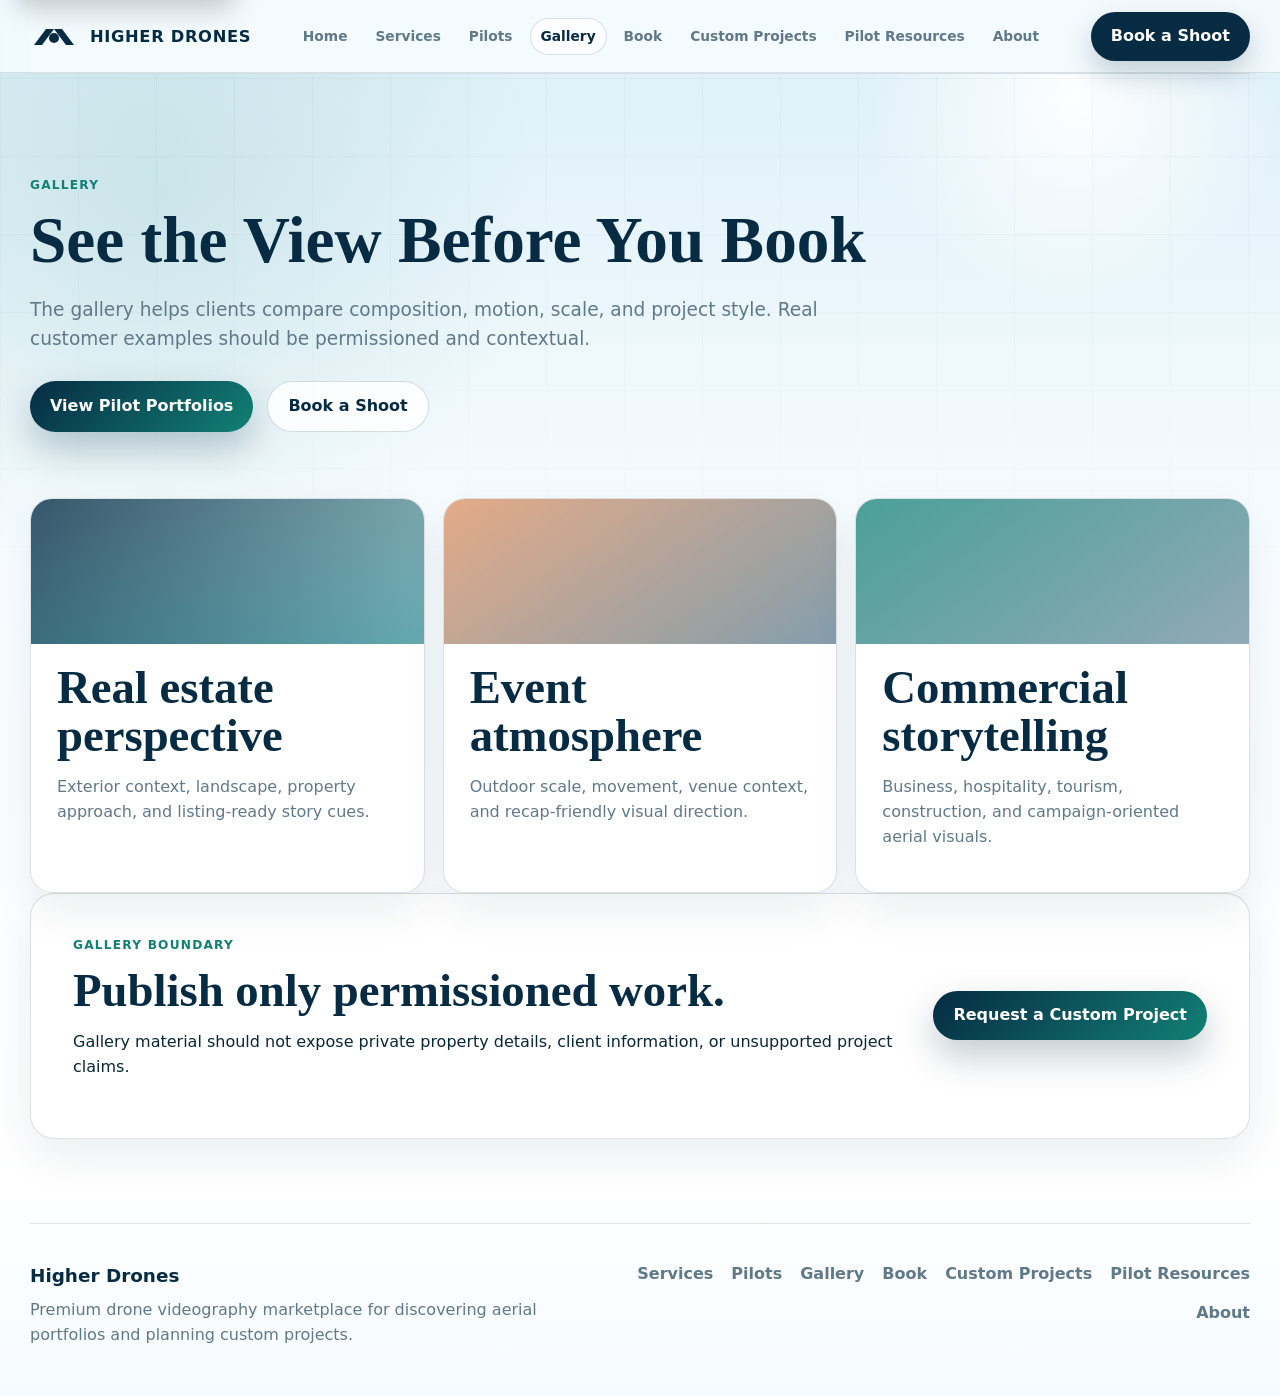
<file: gallery.html>
<!doctype html>
<html lang="en">
<head>
  <meta charset="utf-8">
  <meta name="viewport" content="width=device-width, initial-scale=1">
  <title>Gallery | Higher Drones</title>
  <meta name="description" content="Explore aerial portfolio categories for Higher Drones, including property, event, commercial, and custom project visuals.">
  <meta name="theme-color" content="#062b43">
  <link rel="stylesheet" href="style.css">
</head>
<body>
  <a class="skip-link" href="#main">Skip to main content</a>
  <header class="site-header" aria-label="Site header"><a class="brand" href="index.html" aria-label="Higher Drones home"><span class="brand-mark" aria-hidden="true"><svg viewBox="0 0 48 24" focusable="false"><path d="M24 4 12 20H4l12-16h8Zm0 0 12 16h8L32 4h-8Z"/><circle cx="24" cy="13" r="5"/></svg></span><span>Higher Drones</span></a><nav class="site-nav" aria-label="Primary navigation"><a href="index.html">Home</a><a href="services.html">Services</a><a href="pilots.html">Pilots</a><a href="gallery.html" aria-current="page">Gallery</a><a href="book.html">Book</a><a href="custom-projects.html">Custom Projects</a><a href="pilot-resources.html">Pilot Resources</a><a href="about.html">About</a></nav><a class="nav-cta" href="book.html">Book a Shoot</a></header>
  <main id="main">
    <section class="page-hero" aria-labelledby="page-title">
      <p class="eyebrow">Gallery</p>
      <h1 id="page-title">See the View Before You Book</h1>
      <p>The gallery helps clients compare composition, motion, scale, and project style. Real customer examples should be permissioned and contextual.</p>
      <div class="cta-row"><a class="button primary" href="pilots.html">View Pilot Portfolios</a><a class="button secondary" href="book.html">Book a Shoot</a></div>
    </section>
    <section class="gallery-grid" aria-label="Gallery categories">
      <article class="gallery-card"><div class="gallery-visual" aria-hidden="true"></div><h2>Real estate perspective</h2><p>Exterior context, landscape, property approach, and listing-ready story cues.</p></article>
      <article class="gallery-card"><div class="gallery-visual" aria-hidden="true"></div><h2>Event atmosphere</h2><p>Outdoor scale, movement, venue context, and recap-friendly visual direction.</p></article>
      <article class="gallery-card"><div class="gallery-visual" aria-hidden="true"></div><h2>Commercial storytelling</h2><p>Business, hospitality, tourism, construction, and campaign-oriented aerial visuals.</p></article>
    </section>
    <section class="resource-band"><div><p class="eyebrow">Gallery boundary</p><h2>Publish only permissioned work.</h2><p>Gallery material should not expose private property details, client information, or unsupported project claims.</p></div><a class="button primary" href="custom-projects.html">Request a Custom Project</a></section>
  </main>
  <footer class="site-footer"><div><a class="footer-brand" href="index.html">Higher Drones</a><p>Premium drone videography marketplace for discovering aerial portfolios and planning custom projects.</p></div><nav class="footer-links" aria-label="Footer navigation"><a href="services.html">Services</a><a href="pilots.html">Pilots</a><a href="gallery.html">Gallery</a><a href="book.html">Book</a><a href="custom-projects.html">Custom Projects</a><a href="pilot-resources.html">Pilot Resources</a><a href="about.html">About</a></nav></footer>
</body>
</html>
</file>
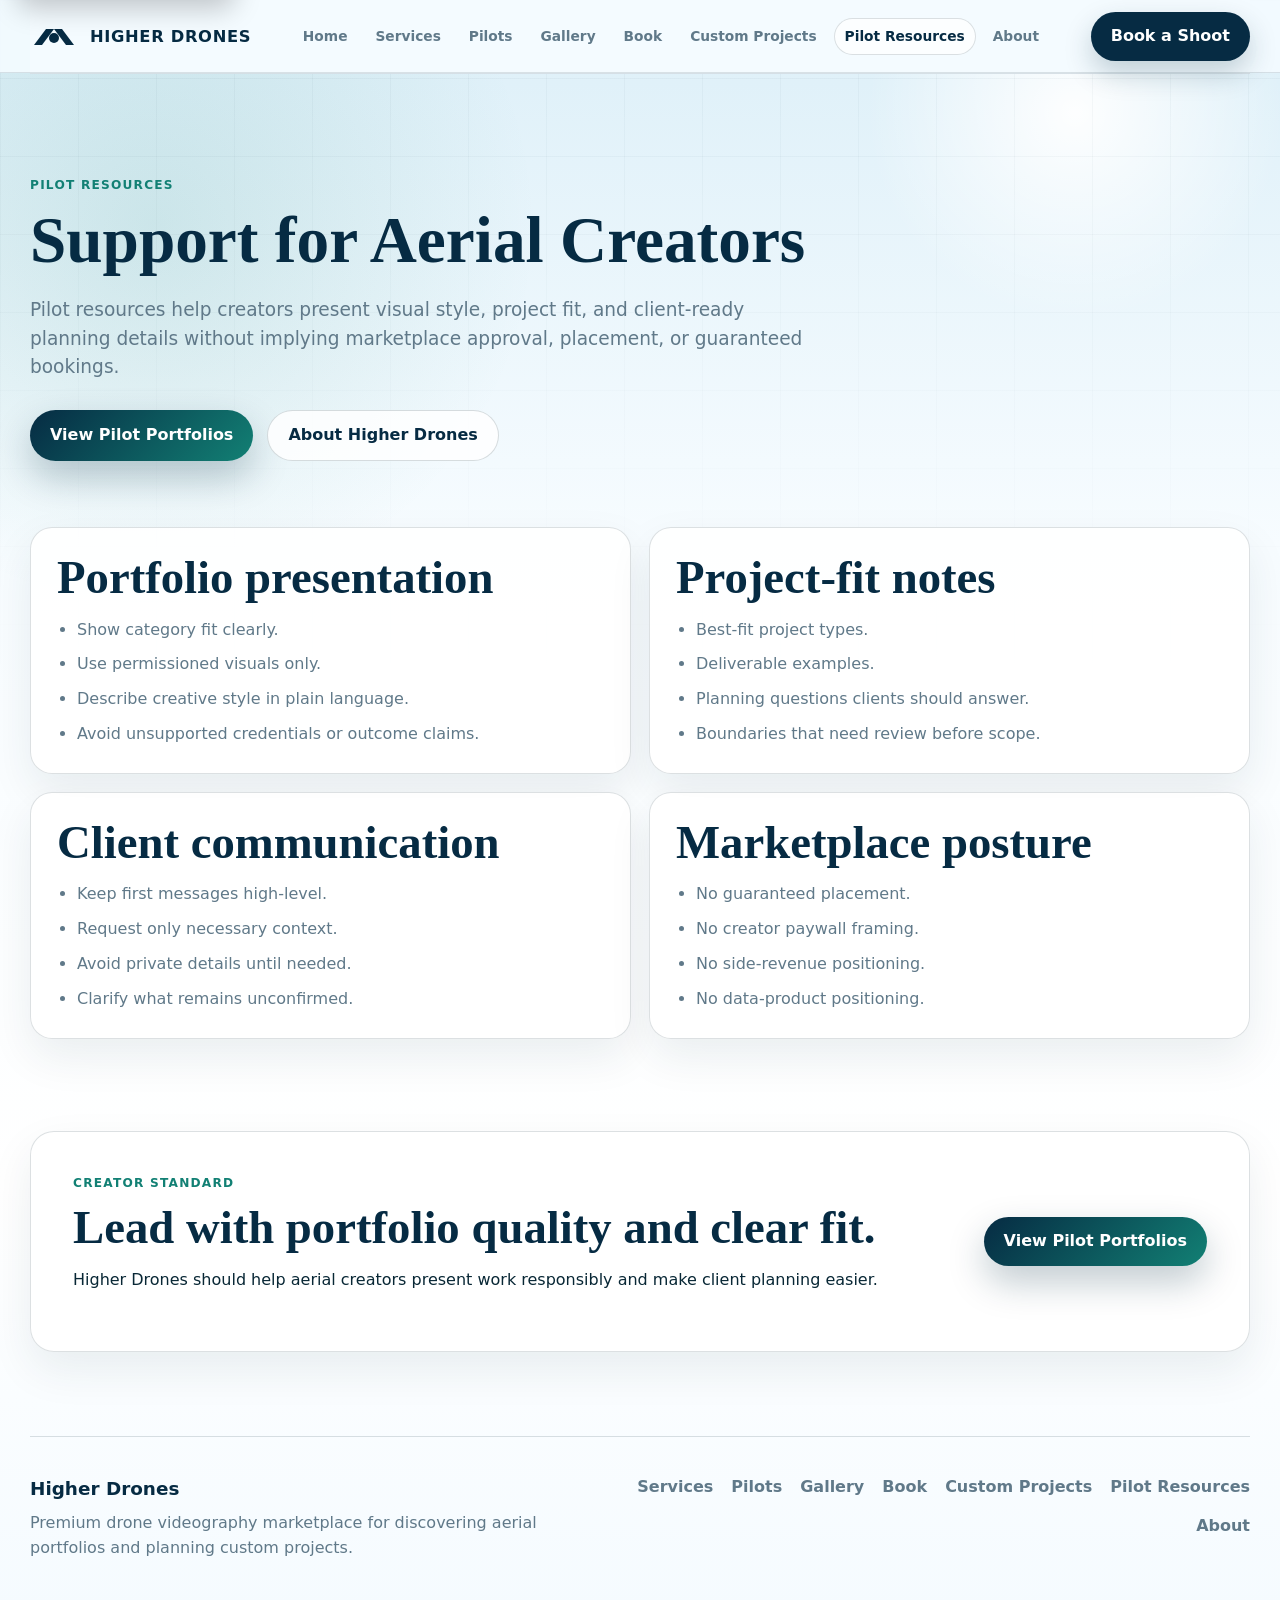
<file: pilot-resources.html>
<!doctype html>
<html lang="en">
<head>
  <meta charset="utf-8">
  <meta name="viewport" content="width=device-width, initial-scale=1">
  <title>Pilot Resources | Higher Drones</title>
  <meta name="description" content="Higher Drones pilot resources for presenting aerial portfolios, project fit, service categories, and client-ready planning details.">
  <meta name="theme-color" content="#062b43">
  <link rel="stylesheet" href="style.css">
</head>
<body>
  <a class="skip-link" href="#main">Skip to main content</a>
  <header class="site-header" aria-label="Site header"><a class="brand" href="index.html" aria-label="Higher Drones home"><span class="brand-mark" aria-hidden="true"><svg viewBox="0 0 48 24" focusable="false"><path d="M24 4 12 20H4l12-16h8Zm0 0 12 16h8L32 4h-8Z"/><circle cx="24" cy="13" r="5"/></svg></span><span>Higher Drones</span></a><nav class="site-nav" aria-label="Primary navigation"><a href="index.html">Home</a><a href="services.html">Services</a><a href="pilots.html">Pilots</a><a href="gallery.html">Gallery</a><a href="book.html">Book</a><a href="custom-projects.html">Custom Projects</a><a href="pilot-resources.html" aria-current="page">Pilot Resources</a><a href="about.html">About</a></nav><a class="nav-cta" href="book.html">Book a Shoot</a></header>
  <main id="main">
    <section class="page-hero" aria-labelledby="page-title">
      <p class="eyebrow">Pilot resources</p>
      <h1 id="page-title">Support for Aerial Creators</h1>
      <p>Pilot resources help creators present visual style, project fit, and client-ready planning details without implying marketplace approval, placement, or guaranteed bookings.</p>
      <div class="cta-row"><a class="button primary" href="pilots.html">View Pilot Portfolios</a><a class="button secondary" href="about.html">About Higher Drones</a></div>
    </section>
    <section class="resource-section resource-section-wide" aria-label="Pilot resource topics">
      <article class="resource-card"><h2>Portfolio presentation</h2><ul><li>Show category fit clearly.</li><li>Use permissioned visuals only.</li><li>Describe creative style in plain language.</li><li>Avoid unsupported credentials or outcome claims.</li></ul></article>
      <article class="resource-card"><h2>Project-fit notes</h2><ul><li>Best-fit project types.</li><li>Deliverable examples.</li><li>Planning questions clients should answer.</li><li>Boundaries that need review before scope.</li></ul></article>
      <article class="resource-card"><h2>Client communication</h2><ul><li>Keep first messages high-level.</li><li>Request only necessary context.</li><li>Avoid private details until needed.</li><li>Clarify what remains unconfirmed.</li></ul></article>
      <article class="resource-card"><h2>Marketplace posture</h2><ul><li>No guaranteed placement.</li><li>No creator paywall framing.</li><li>No side-revenue positioning.</li><li>No data-product positioning.</li></ul></article>
    </section>
    <section class="resource-band"><div><p class="eyebrow">Creator standard</p><h2>Lead with portfolio quality and clear fit.</h2><p>Higher Drones should help aerial creators present work responsibly and make client planning easier.</p></div><a class="button primary" href="pilots.html">View Pilot Portfolios</a></section>
  </main>
  <footer class="site-footer"><div><a class="footer-brand" href="index.html">Higher Drones</a><p>Premium drone videography marketplace for discovering aerial portfolios and planning custom projects.</p></div><nav class="footer-links" aria-label="Footer navigation"><a href="services.html">Services</a><a href="pilots.html">Pilots</a><a href="gallery.html">Gallery</a><a href="book.html">Book</a><a href="custom-projects.html">Custom Projects</a><a href="pilot-resources.html">Pilot Resources</a><a href="about.html">About</a></nav></footer>
</body>
</html>
</file>
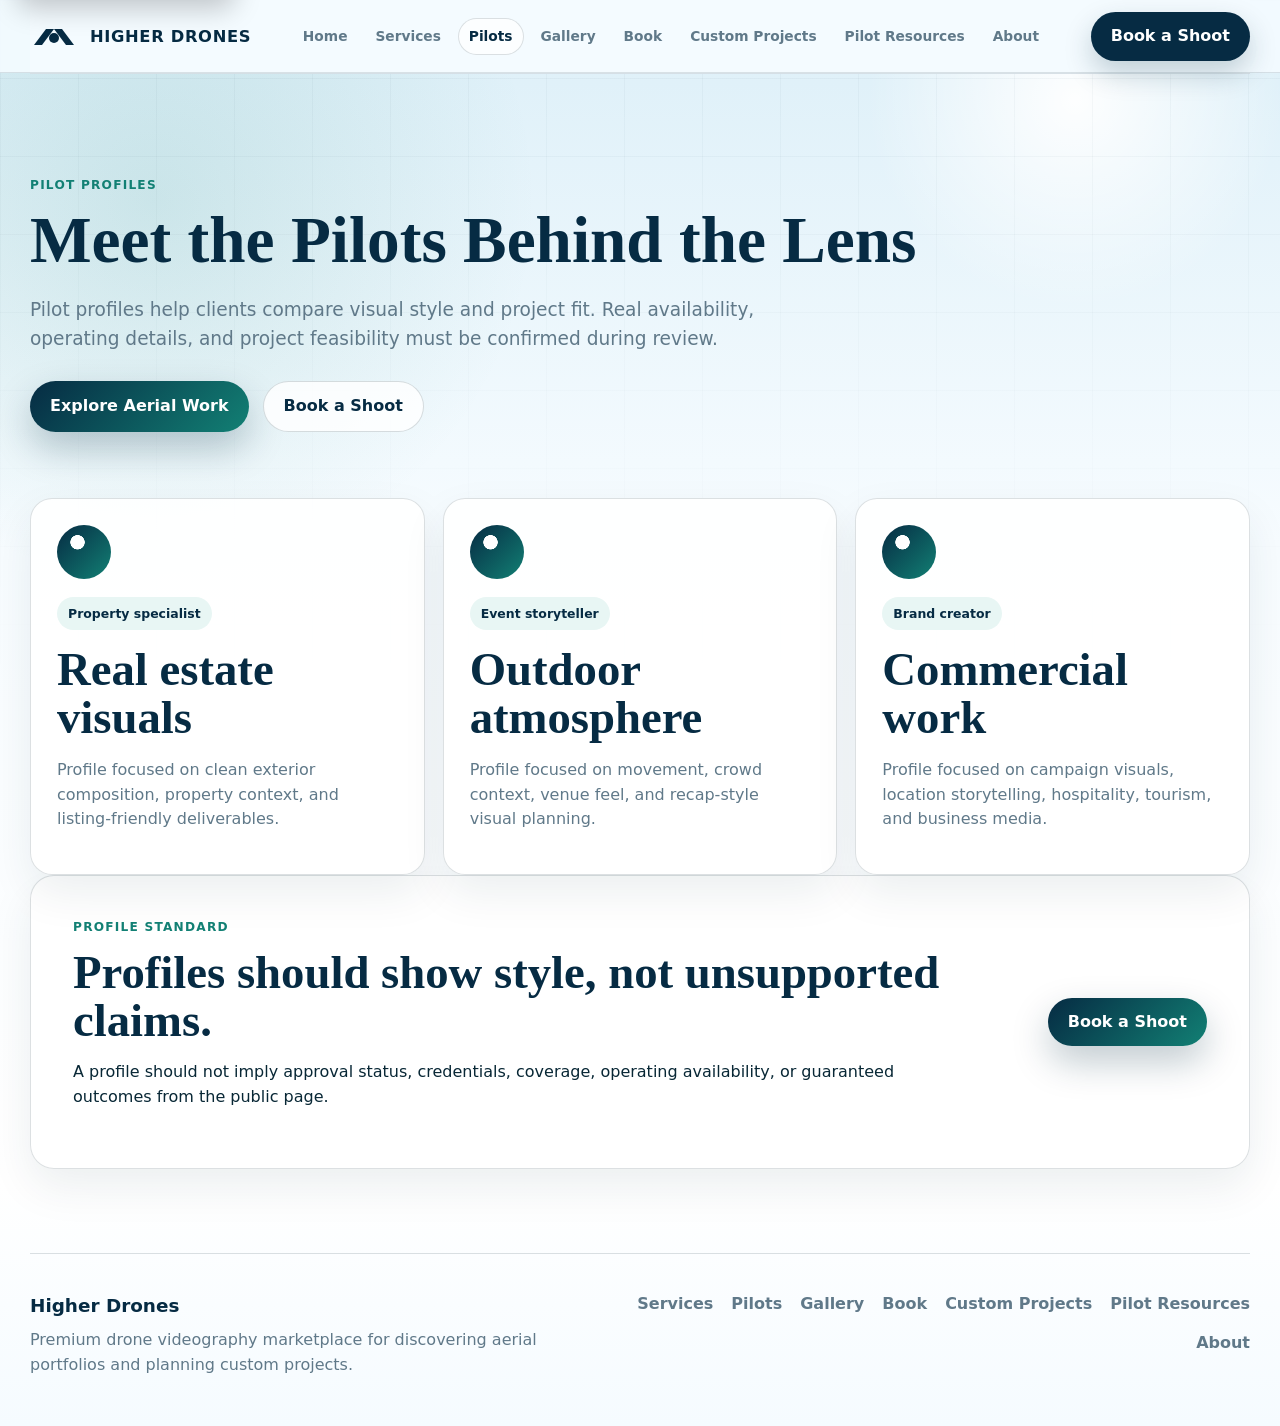
<file: pilots.html>
<!doctype html>
<html lang="en">
<head>
  <meta charset="utf-8">
  <meta name="viewport" content="width=device-width, initial-scale=1">
  <title>Pilots | Higher Drones</title>
  <meta name="description" content="Explore aerial creator profile concepts for Higher Drones, including portfolio style, project fit, and planning notes.">
  <meta name="theme-color" content="#062b43">
  <link rel="stylesheet" href="style.css">
</head>
<body>
  <a class="skip-link" href="#main">Skip to main content</a>
  <header class="site-header" aria-label="Site header"><a class="brand" href="index.html" aria-label="Higher Drones home"><span class="brand-mark" aria-hidden="true"><svg viewBox="0 0 48 24" focusable="false"><path d="M24 4 12 20H4l12-16h8Zm0 0 12 16h8L32 4h-8Z"/><circle cx="24" cy="13" r="5"/></svg></span><span>Higher Drones</span></a><nav class="site-nav" aria-label="Primary navigation"><a href="index.html">Home</a><a href="services.html">Services</a><a href="pilots.html" aria-current="page">Pilots</a><a href="gallery.html">Gallery</a><a href="book.html">Book</a><a href="custom-projects.html">Custom Projects</a><a href="pilot-resources.html">Pilot Resources</a><a href="about.html">About</a></nav><a class="nav-cta" href="book.html">Book a Shoot</a></header>
  <main id="main">
    <section class="page-hero" aria-labelledby="page-title">
      <p class="eyebrow">Pilot profiles</p>
      <h1 id="page-title">Meet the Pilots Behind the Lens</h1>
      <p>Pilot profiles help clients compare visual style and project fit. Real availability, operating details, and project feasibility must be confirmed during review.</p>
      <div class="cta-row"><a class="button primary" href="gallery.html">Explore Aerial Work</a><a class="button secondary" href="book.html">Book a Shoot</a></div>
    </section>
    <section class="pilot-grid" aria-label="Pilot profile examples">
      <article class="pilot-card"><div class="pilot-avatar" aria-hidden="true"></div><strong>Property specialist</strong><h2>Real estate visuals</h2><p>Profile focused on clean exterior composition, property context, and listing-friendly deliverables.</p></article>
      <article class="pilot-card"><div class="pilot-avatar" aria-hidden="true"></div><strong>Event storyteller</strong><h2>Outdoor atmosphere</h2><p>Profile focused on movement, crowd context, venue feel, and recap-style visual planning.</p></article>
      <article class="pilot-card"><div class="pilot-avatar" aria-hidden="true"></div><strong>Brand creator</strong><h2>Commercial work</h2><p>Profile focused on campaign visuals, location storytelling, hospitality, tourism, and business media.</p></article>
    </section>
    <section class="resource-band"><div><p class="eyebrow">Profile standard</p><h2>Profiles should show style, not unsupported claims.</h2><p>A profile should not imply approval status, credentials, coverage, operating availability, or guaranteed outcomes from the public page.</p></div><a class="button primary" href="book.html">Book a Shoot</a></section>
  </main>
  <footer class="site-footer"><div><a class="footer-brand" href="index.html">Higher Drones</a><p>Premium drone videography marketplace for discovering aerial portfolios and planning custom projects.</p></div><nav class="footer-links" aria-label="Footer navigation"><a href="services.html">Services</a><a href="pilots.html">Pilots</a><a href="gallery.html">Gallery</a><a href="book.html">Book</a><a href="custom-projects.html">Custom Projects</a><a href="pilot-resources.html">Pilot Resources</a><a href="about.html">About</a></nav></footer>
</body>
</html>
</file>
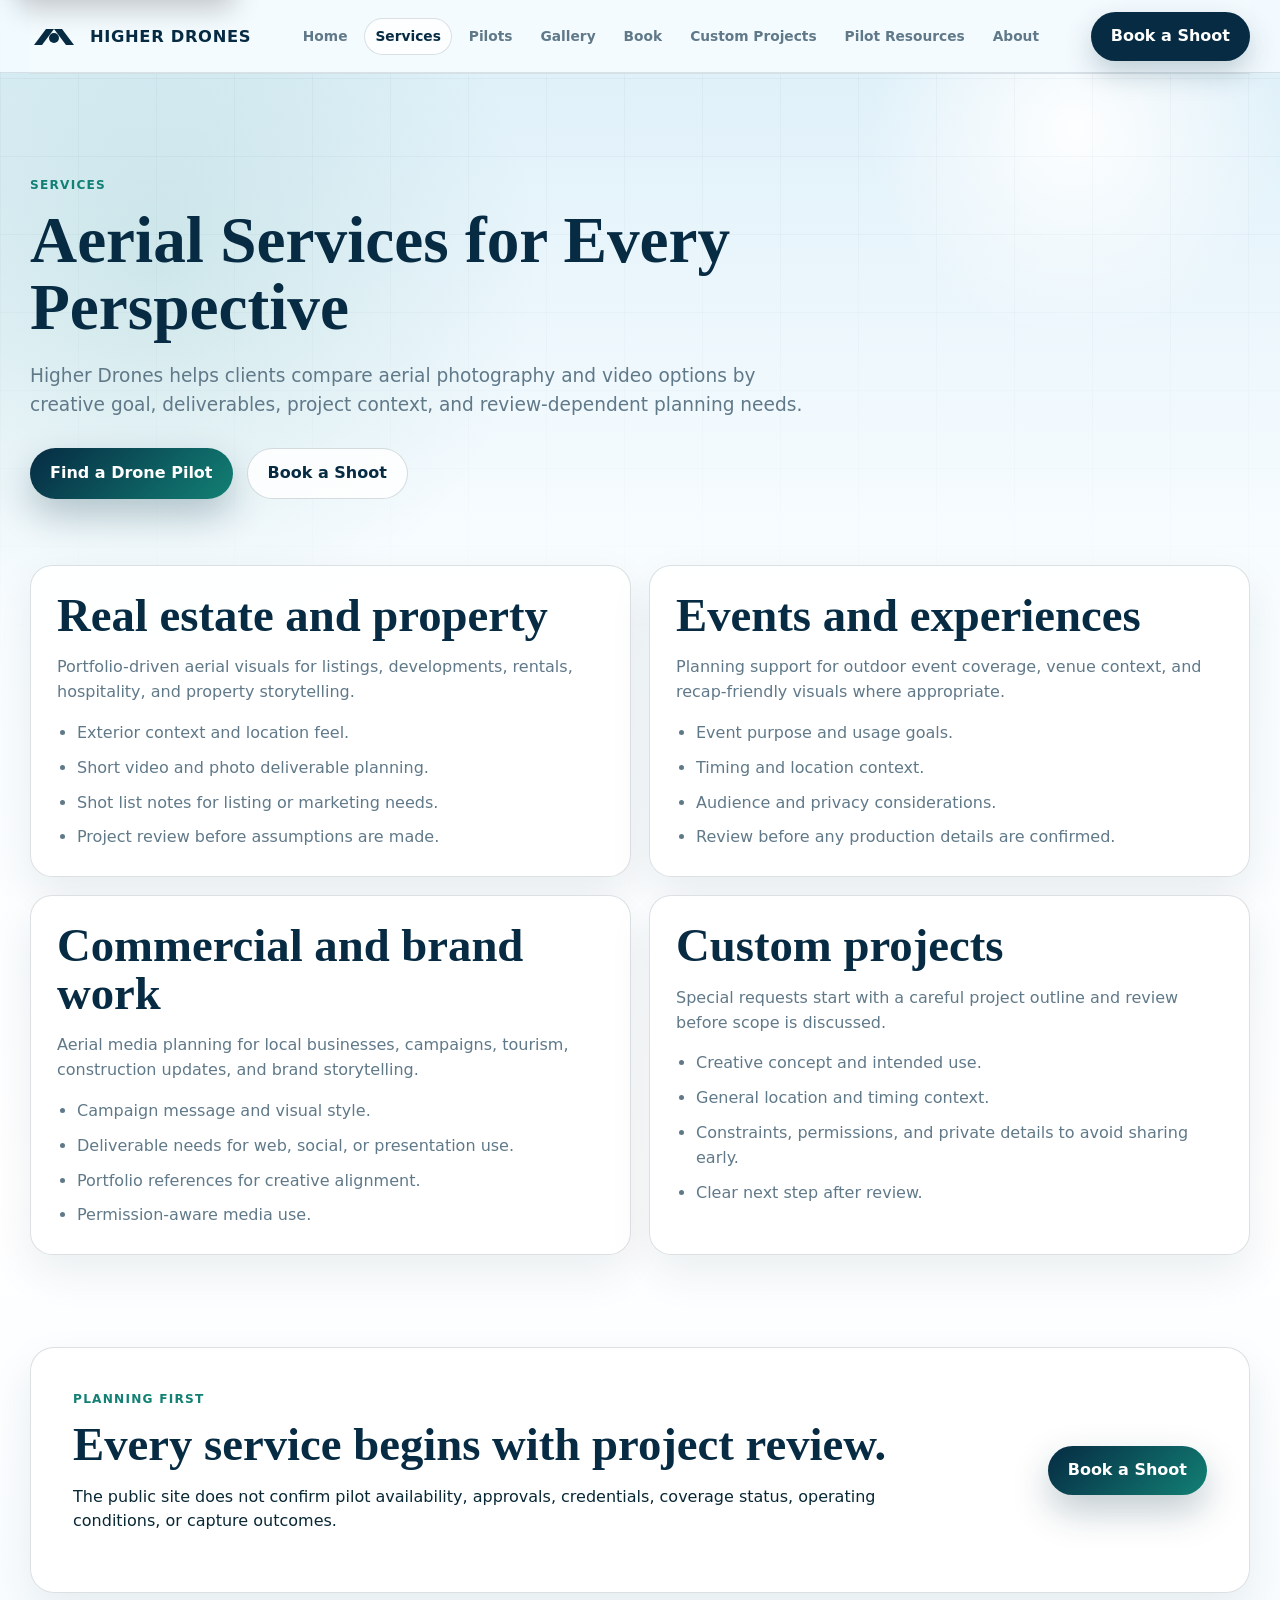
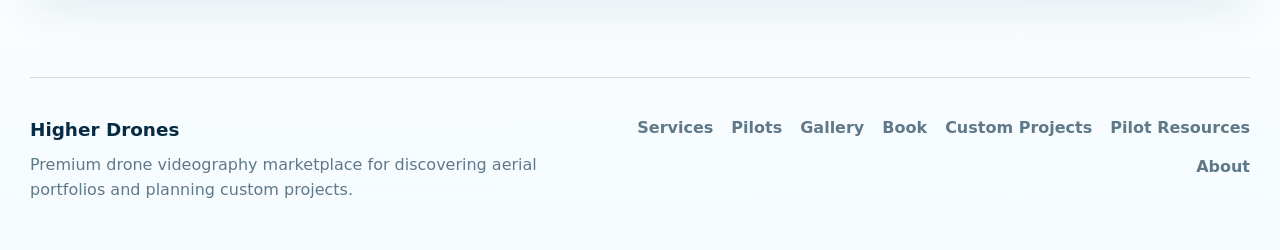
<file: services.html>
<!doctype html>
<html lang="en">
<head>
  <meta charset="utf-8">
  <meta name="viewport" content="width=device-width, initial-scale=1">
  <title>Services | Higher Drones</title>
  <meta name="description" content="Explore Higher Drones aerial photography, video, real estate, event, commercial, and custom project service categories.">
  <meta name="theme-color" content="#062b43">
  <link rel="stylesheet" href="style.css">
</head>
<body>
  <a class="skip-link" href="#main">Skip to main content</a>
  <header class="site-header" aria-label="Site header"><a class="brand" href="index.html" aria-label="Higher Drones home"><span class="brand-mark" aria-hidden="true"><svg viewBox="0 0 48 24" focusable="false"><path d="M24 4 12 20H4l12-16h8Zm0 0 12 16h8L32 4h-8Z"/><circle cx="24" cy="13" r="5"/></svg></span><span>Higher Drones</span></a><nav class="site-nav" aria-label="Primary navigation"><a href="index.html">Home</a><a href="services.html" aria-current="page">Services</a><a href="pilots.html">Pilots</a><a href="gallery.html">Gallery</a><a href="book.html">Book</a><a href="custom-projects.html">Custom Projects</a><a href="pilot-resources.html">Pilot Resources</a><a href="about.html">About</a></nav><a class="nav-cta" href="book.html">Book a Shoot</a></header>
  <main id="main">
    <section class="page-hero" aria-labelledby="page-title">
      <p class="eyebrow">Services</p>
      <h1 id="page-title">Aerial Services for Every Perspective</h1>
      <p>Higher Drones helps clients compare aerial photography and video options by creative goal, deliverables, project context, and review-dependent planning needs.</p>
      <div class="cta-row"><a class="button primary" href="pilots.html">Find a Drone Pilot</a><a class="button secondary" href="book.html">Book a Shoot</a></div>
    </section>
    <section class="resource-section resource-section-wide" aria-label="Service details">
      <article class="resource-card"><h2>Real estate and property</h2><p>Portfolio-driven aerial visuals for listings, developments, rentals, hospitality, and property storytelling.</p><ul><li>Exterior context and location feel.</li><li>Short video and photo deliverable planning.</li><li>Shot list notes for listing or marketing needs.</li><li>Project review before assumptions are made.</li></ul></article>
      <article class="resource-card"><h2>Events and experiences</h2><p>Planning support for outdoor event coverage, venue context, and recap-friendly visuals where appropriate.</p><ul><li>Event purpose and usage goals.</li><li>Timing and location context.</li><li>Audience and privacy considerations.</li><li>Review before any production details are confirmed.</li></ul></article>
      <article class="resource-card"><h2>Commercial and brand work</h2><p>Aerial media planning for local businesses, campaigns, tourism, construction updates, and brand storytelling.</p><ul><li>Campaign message and visual style.</li><li>Deliverable needs for web, social, or presentation use.</li><li>Portfolio references for creative alignment.</li><li>Permission-aware media use.</li></ul></article>
      <article class="resource-card"><h2>Custom projects</h2><p>Special requests start with a careful project outline and review before scope is discussed.</p><ul><li>Creative concept and intended use.</li><li>General location and timing context.</li><li>Constraints, permissions, and private details to avoid sharing early.</li><li>Clear next step after review.</li></ul></article>
    </section>
    <section class="resource-band"><div><p class="eyebrow">Planning first</p><h2>Every service begins with project review.</h2><p>The public site does not confirm pilot availability, approvals, credentials, coverage status, operating conditions, or capture outcomes.</p></div><a class="button primary" href="book.html">Book a Shoot</a></section>
  </main>
  <footer class="site-footer"><div><a class="footer-brand" href="index.html">Higher Drones</a><p>Premium drone videography marketplace for discovering aerial portfolios and planning custom projects.</p></div><nav class="footer-links" aria-label="Footer navigation"><a href="services.html">Services</a><a href="pilots.html">Pilots</a><a href="gallery.html">Gallery</a><a href="book.html">Book</a><a href="custom-projects.html">Custom Projects</a><a href="pilot-resources.html">Pilot Resources</a><a href="about.html">About</a></nav></footer>
</body>
</html>
</file>
<file: style.css>
:root {
  color-scheme: light;
  --ink: #082735;
  --muted: #607989;
  --sky: #dff1f8;
  --ice: #f5fbff;
  --panel: #ffffff;
  --line: rgba(8, 39, 53, 0.14);
  --deep: #062b43;
  --teal: #128074;
  --aqua: #67d3c7;
  --orange: #e77f42;
  --gold: #c5a15b;
  --shadow: 0 24px 70px rgba(6, 48, 68, 0.16);
}

* { box-sizing: border-box; }

html {
  scroll-behavior: smooth;
  overflow-x: hidden;
}

body {
  margin: 0;
  color: var(--ink);
  background:
    radial-gradient(circle at 84% 7%, rgba(255, 255, 255, 0.95), transparent 13rem),
    radial-gradient(circle at 12% 14%, rgba(18, 128, 116, 0.13), transparent 24rem),
    linear-gradient(180deg, #dceff8 0, #f7fcff 34rem, #ffffff 74rem, #f5fbff 100%);
  font-family: Inter, ui-sans-serif, system-ui, -apple-system, BlinkMacSystemFont, "Segoe UI", Arial, sans-serif;
  line-height: 1.55;
  overflow-x: hidden;
}

body::before {
  position: fixed;
  inset: 0;
  z-index: -1;
  background-image:
    linear-gradient(rgba(8, 39, 53, 0.04) 1px, transparent 1px),
    linear-gradient(90deg, rgba(8, 39, 53, 0.035) 1px, transparent 1px);
  background-size: 78px 78px;
  content: "";
  pointer-events: none;
  mask-image: linear-gradient(180deg, #000 0, transparent 44rem);
}

a { color: inherit; }
img, svg { display: block; max-width: 100%; }
h1, h2, h3, p { margin-top: 0; }
h1, h2, h3 { color: var(--deep); line-height: 1.02; letter-spacing: 0; }
h1, h2 { font-family: Georgia, "Times New Roman", serif; }

h1 {
  max-width: 900px;
  margin-bottom: 22px;
  font-size: clamp(3rem, 5.1vw, 5.65rem);
}

h2 {
  margin-bottom: 16px;
  font-size: clamp(2.05rem, 3.65vw, 3.85rem);
}

h3 { margin-bottom: 10px; font-size: 1.08rem; }

.skip-link {
  position: fixed;
  left: 18px;
  top: 14px;
  z-index: 1000;
  transform: translateY(-140%);
  padding: 10px 14px;
  color: #ffffff;
  background: #111827;
  border-radius: 10px;
  font-weight: 850;
  text-decoration: none;
  box-shadow: 0 12px 28px rgba(0, 0, 0, 0.22);
}

.skip-link:focus { transform: translateY(0); }
:focus-visible { outline: 3px solid var(--deep); outline-offset: 4px; }

.site-header,
main,
.site-footer {
  width: min(1220px, calc(100% - 32px));
  margin: 0 auto;
}

.site-header {
  position: sticky;
  top: 0;
  z-index: 30;
  display: grid;
  grid-template-columns: auto minmax(0, 1fr) auto;
  gap: 18px;
  align-items: center;
  min-height: 74px;
  padding: 12px 0;
  background: rgba(244, 251, 255, 0.92);
  border-bottom: 1px solid rgba(8, 39, 53, 0.12);
  backdrop-filter: blur(18px);
  isolation: isolate;
}

.site-header::before {
  position: absolute;
  inset: 0 calc(50% - 50vw);
  z-index: -1;
  background: inherit;
  border-bottom: 1px solid rgba(8, 39, 53, 0.12);
  content: "";
  pointer-events: none;
}

.brand,
.site-nav,
.hero-actions,
.footer-links,
.mini-row {
  display: flex;
  align-items: center;
}

.brand {
  gap: 12px;
  color: var(--deep);
  font-size: 1.02rem;
  font-weight: 900;
  letter-spacing: 0.04em;
  text-decoration: none;
  text-transform: uppercase;
  white-space: nowrap;
}

.brand-mark {
  display: grid;
  place-items: center;
  width: 48px;
  height: 34px;
  color: var(--deep);
}

.brand-mark svg {
  width: 48px;
  height: 24px;
  fill: currentColor;
}

.site-nav {
  flex-wrap: wrap;
  justify-content: center;
  gap: 6px;
  color: var(--muted);
  font-size: 0.86rem;
  font-weight: 820;
}

.site-nav a,
.footer-links a,
.footer-brand,
.text-link { text-decoration: none; }

.site-nav a {
  display: inline-flex;
  align-items: center;
  min-height: 36px;
  padding: 7px 10px;
  border: 1px solid transparent;
  border-radius: 999px;
  white-space: nowrap;
}

.site-nav a:hover,
.site-nav a[aria-current="page"] {
  color: var(--deep);
  background: rgba(255, 255, 255, 0.76);
  border-color: var(--line);
}

.nav-cta,
.button {
  display: inline-flex;
  align-items: center;
  justify-content: center;
  min-height: 44px;
  padding: 12px 20px;
  border-radius: 999px;
  font-weight: 850;
  text-decoration: none;
  white-space: nowrap;
}

.nav-cta {
  color: #ffffff;
  background: var(--deep);
  box-shadow: 0 12px 28px rgba(6, 48, 68, 0.22);
}

.button.primary {
  color: #ffffff;
  background: linear-gradient(135deg, var(--deep), var(--teal));
  box-shadow: 0 16px 36px rgba(6, 48, 68, 0.25);
}

.button.secondary {
  color: var(--deep);
  background: rgba(255, 255, 255, 0.82);
  border: 1px solid rgba(8, 39, 53, 0.16);
}

.button.soft {
  color: var(--deep);
  background: #e8f6f4;
  border: 1px solid rgba(18, 128, 116, 0.2);
}

.text-link {
  display: inline-flex;
  margin-top: 12px;
  color: var(--deep);
  font-weight: 900;
}

.text-link::after { margin-left: 8px; content: "->"; }

.eyebrow {
  margin: 0 0 12px;
  color: var(--teal);
  font-size: 0.76rem;
  font-weight: 900;
  letter-spacing: 0.1em;
  text-transform: uppercase;
}

.hero {
  display: grid;
  grid-template-columns: minmax(0, 0.98fr) minmax(360px, 0.92fr);
  gap: clamp(34px, 4.5vw, 60px);
  align-items: center;
  min-height: clamp(590px, calc(100vh - 74px), 720px);
  padding: clamp(52px, 6vw, 78px) 0 clamp(52px, 6vw, 70px);
}

.hero-copy { max-width: 820px; }
.hero h1 { font-size: clamp(3rem, 4.85vw, 5.25rem); }
.hero-text { max-width: 720px; color: var(--muted); font-size: clamp(1.08rem, 1.45vw, 1.22rem); }
.hero-actions { flex-wrap: wrap; gap: 14px; margin: 32px 0 28px; }

.hero-points {
  display: grid;
  grid-template-columns: repeat(3, minmax(0, 1fr));
  gap: 12px;
  max-width: 730px;
  margin-top: 28px;
}

.hero-points div,
.feature-grid article,
.service-card,
.panel-card,
.gallery-card,
.pilot-card,
.resource-card,
.trust-band,
.resource-band {
  background: rgba(255, 255, 255, 0.88);
  border: 1px solid var(--line);
  box-shadow: 0 18px 44px rgba(6, 48, 68, 0.08);
}

.hero-points div {
  padding: 14px 15px;
  border-radius: 16px;
}

.hero-points strong { display: block; color: var(--deep); font-size: 0.9rem; }
.hero-points span { color: var(--muted); font-size: 0.84rem; }

.hero-visual { position: relative; min-width: 0; }
.hero-visual::before {
  position: absolute;
  inset: 8% -4% -8% 12%;
  z-index: -1;
  border-radius: 44% 56% 50% 50%;
  background: rgba(18, 128, 116, 0.16);
  content: "";
}

.hero-visual img {
  width: 100%;
  max-height: min(58vh, 540px);
  object-fit: contain;
  background: #ffffff;
  border: 1px solid rgba(8, 39, 53, 0.14);
  border-radius: 34px;
  box-shadow: var(--shadow);
}

@media (min-width: 901px) {
  .hero {
    grid-template-columns: minmax(0, 760px) minmax(320px, 1fr);
    gap: clamp(28px, 3.4vw, 42px);
    min-height: clamp(460px, calc(100vh - 74px), 600px);
    padding: clamp(26px, 3.2vw, 42px) 0 clamp(28px, 3.4vw, 44px);
  }

  .hero-copy {
    max-width: 760px;
  }

  .hero h1 {
    max-width: 760px;
    margin-bottom: 16px;
    font-size: clamp(2.55rem, 3.1vw, 4rem);
    line-height: 1;
  }

  .hero-text {
    max-width: 690px;
    font-size: clamp(0.98rem, 1.05vw, 1.1rem);
  }

  .hero-actions {
    flex-wrap: nowrap;
    gap: 10px;
    margin: 18px 0 16px;
  }

  .hero-points {
    gap: 10px;
    margin-top: 16px;
    max-width: 700px;
  }

  .hero-points div {
    padding: 12px 13px;
  }

  .hero-points strong {
    font-size: 0.86rem;
  }

  .hero-points span {
    font-size: 0.8rem;
  }

  .hero-visual img {
    max-height: min(42vh, 360px);
  }
}

.intro-panel,
.story-band,
.final-cta {
  border-radius: 28px;
  box-shadow: 0 24px 64px rgba(6, 48, 68, 0.14);
}

.intro-panel {
  display: grid;
  grid-template-columns: minmax(280px, 0.48fr) minmax(0, 1fr);
  gap: 34px;
  align-items: center;
  padding: clamp(28px, 4vw, 44px);
  color: #ffffff;
  background:
    radial-gradient(circle at 84% 22%, rgba(231, 127, 66, 0.28), transparent 260px),
    linear-gradient(135deg, #062b43, #0d5c75);
}

.intro-panel .eyebrow,
.intro-panel h2,
.intro-panel p { color: #ffffff; }
.intro-panel p { margin-bottom: 0; color: rgba(255, 255, 255, 0.84); font-size: 1.05rem; }

.section { padding: clamp(60px, 8vw, 96px) 0; }
.section-heading { max-width: 900px; margin-bottom: 30px; }

.section-heading p,
.feature-grid p,
.service-card p,
.panel-card p,
.gallery-card p,
.pilot-card p,
.resource-card p,
.resource-card li,
.trust-band p,
.final-cta p,
.site-footer p { color: var(--muted); }

.feature-grid,
.service-grid,
.gallery-grid,
.pilot-grid,
.two-column,
.resource-section {
  display: grid;
  gap: 18px;
}

.feature-grid { grid-template-columns: repeat(3, minmax(0, 1fr)); }
.service-grid { grid-template-columns: repeat(4, minmax(0, 1fr)); }
.gallery-grid { grid-template-columns: repeat(3, minmax(0, 1fr)); }
.pilot-grid { grid-template-columns: repeat(3, minmax(0, 1fr)); }
.two-column { grid-template-columns: repeat(2, minmax(0, 1fr)); }
.resource-section { grid-template-columns: repeat(3, minmax(0, 1fr)); padding: 0 0 clamp(64px, 8vw, 92px); }
.resource-section-wide { grid-template-columns: repeat(2, minmax(0, 1fr)); }

.feature-grid article,
.service-card,
.panel-card,
.gallery-card,
.pilot-card,
.resource-card { border-radius: 22px; }

.feature-grid article { min-height: 235px; padding: 26px; }
.feature-grid span {
  display: grid;
  place-items: center;
  width: 42px;
  height: 42px;
  margin-bottom: 20px;
  color: #ffffff;
  background: var(--deep);
  border-radius: 12px;
  font-weight: 900;
}

.story-band {
  padding: clamp(34px, 7vw, 76px);
  color: #ffffff;
  background:
    radial-gradient(circle at 82% 18%, rgba(231, 127, 66, 0.25), transparent 18rem),
    linear-gradient(135deg, #062b43, #0d5c75);
}

.story-band h2,
.story-band p,
.story-band .eyebrow { color: #ffffff; }
.story-band h2, .story-band p { max-width: 900px; }
.story-band p { color: rgba(255, 255, 255, 0.84); }

.service-card,
.gallery-card,
.pilot-card,
.resource-card { padding: 26px; }

.service-card {
  min-height: 240px;
  background: linear-gradient(180deg, #ffffff, #f1f9fc);
}

.service-card strong,
.pilot-card strong {
  display: inline-flex;
  margin-bottom: 16px;
  padding: 7px 11px;
  color: var(--deep);
  background: #e8f6f4;
  border-radius: 999px;
  font-size: 0.78rem;
  font-weight: 900;
}

.panel-card {
  min-height: 360px;
  display: flex;
  flex-direction: column;
  justify-content: space-between;
  padding: clamp(28px, 4vw, 42px);
}

.panel-card.accent { background: linear-gradient(135deg, #ffffff, #eef9fb); }

.gallery-card {
  min-height: 260px;
  overflow: hidden;
}

.gallery-visual {
  height: 145px;
  margin: -26px -26px 20px;
  background:
    linear-gradient(145deg, rgba(6, 43, 67, 0.78), rgba(18, 128, 116, 0.32)),
    linear-gradient(180deg, #dff1f8, #8bbdce);
}

.gallery-card:nth-child(2) .gallery-visual { background: linear-gradient(145deg, rgba(231, 127, 66, 0.62), rgba(6, 43, 67, 0.42)), #dff1f8; }
.gallery-card:nth-child(3) .gallery-visual { background: linear-gradient(145deg, rgba(18, 128, 116, 0.72), rgba(6, 43, 67, 0.36)), #dff1f8; }

.pilot-avatar {
  width: 54px;
  height: 54px;
  margin-bottom: 18px;
  border-radius: 50%;
  background:
    radial-gradient(circle at 38% 32%, #ffffff 0 14%, transparent 15%),
    linear-gradient(135deg, var(--deep), var(--teal));
}

.trust-band,
.resource-band {
  display: grid;
  grid-template-columns: minmax(0, 1fr) auto;
  gap: 28px;
  align-items: center;
  padding: clamp(28px, 4vw, 42px);
  border-radius: 24px;
}

.trust-band > div,
.resource-band > div { max-width: 880px; }

.resource-card ul { display: grid; gap: 10px; margin: 16px 0 0; padding-left: 20px; color: var(--muted); }

.final-cta {
  margin: 24px 0 84px;
  padding: clamp(38px, 7vw, 74px) clamp(22px, 5vw, 54px);
  color: #ffffff;
  text-align: center;
  background:
    radial-gradient(circle at 78% 18%, rgba(231, 127, 66, 0.25), transparent 18rem),
    linear-gradient(135deg, #062b43, #0d5c75);
}

.final-cta .eyebrow,
.final-cta h2,
.final-cta p { color: #ffffff; }
.final-cta h2, .final-cta p { max-width: 820px; margin-right: auto; margin-left: auto; }
.center-actions { justify-content: center; }

.page-hero {
  max-width: 980px;
  padding: clamp(66px, 8vw, 104px) 0 clamp(42px, 6vw, 66px);
}

.page-hero > p:not(.eyebrow) {
  max-width: 800px;
  color: var(--muted);
  font-size: 1.16rem;
}

.cta-row { display: flex; flex-wrap: wrap; gap: 14px; margin-top: 28px; }
.resource-band { margin: 0 0 84px; }

.site-footer {
  display: flex;
  align-items: flex-start;
  justify-content: space-between;
  gap: 30px;
  padding: 38px 0 48px;
  color: var(--muted);
  border-top: 1px solid var(--line);
}

.footer-brand {
  display: inline-flex;
  margin-bottom: 8px;
  color: var(--deep);
  font-size: 1.15rem;
  font-weight: 900;
}

.site-footer p { max-width: 580px; margin-bottom: 0; }
.footer-links {
  flex-wrap: wrap;
  justify-content: flex-end;
  gap: 14px 18px;
  color: var(--muted);
  font-weight: 780;
  text-align: right;
}

.footer-links a:hover,
.footer-brand:hover,
.text-link:hover { color: var(--deep); }

@media (max-width: 1120px) {
  .site-header { grid-template-columns: auto auto; }
  .site-nav { grid-column: 1 / -1; grid-row: 2; justify-content: flex-start; overflow-x: auto; padding-bottom: 4px; }
  .nav-cta { justify-self: end; }
  .hero, .intro-panel, .trust-band, .resource-band { grid-template-columns: 1fr; }
  .hero { min-height: auto; }
  .service-grid { grid-template-columns: repeat(2, minmax(0, 1fr)); }
}

@media (max-width: 820px) {
  .site-header, main, .site-footer { width: min(100% - 24px, 1220px); }
  h1 { font-size: clamp(2.55rem, 11vw, 4rem); }
  .feature-grid, .gallery-grid, .pilot-grid, .two-column, .resource-section, .resource-section-wide { grid-template-columns: 1fr; }
  .panel-card, .feature-grid article, .service-card, .resource-card { min-height: auto; }
  .site-footer { flex-direction: column; }
  .footer-links { justify-content: flex-start; text-align: left; }
}

@media (max-width: 900px) {
  .site-header { grid-template-columns: 1fr; gap: 12px; }
  .site-header::before { inset: 0; }
  .nav-cta, .hero-actions .button, .trust-band .button, .resource-band .button { width: 100%; }
  .nav-cta { justify-self: stretch; }
  .site-nav {
    display: grid;
    grid-template-columns: repeat(2, minmax(0, 1fr));
    width: 100%;
    max-width: 100%;
    gap: 8px;
    overflow-x: visible;
    white-space: normal;
  }
  .site-nav a {
    justify-content: center;
    min-height: 36px;
    width: 100%;
    padding: 6px 8px;
    text-align: center;
    white-space: normal;
  }
  h1, .hero h1 { font-size: clamp(2.1rem, 7.7vw, 2.82rem); line-height: 1.08; }
  .hero-text, .page-hero > p:not(.eyebrow) { font-size: 1rem; }
  .hero { display: block; padding: 44px 0; }
  .hero-visual img { margin-top: 34px; border-radius: 20px; }
  .hero-points, .service-grid { grid-template-columns: 1fr; }
}

@media (prefers-reduced-motion: reduce) {
  *, *::before, *::after {
    scroll-behavior: auto !important;
    transition-duration: 0.01ms !important;
    animation-duration: 0.01ms !important;
    animation-iteration-count: 1 !important;
  }
}
</file>
